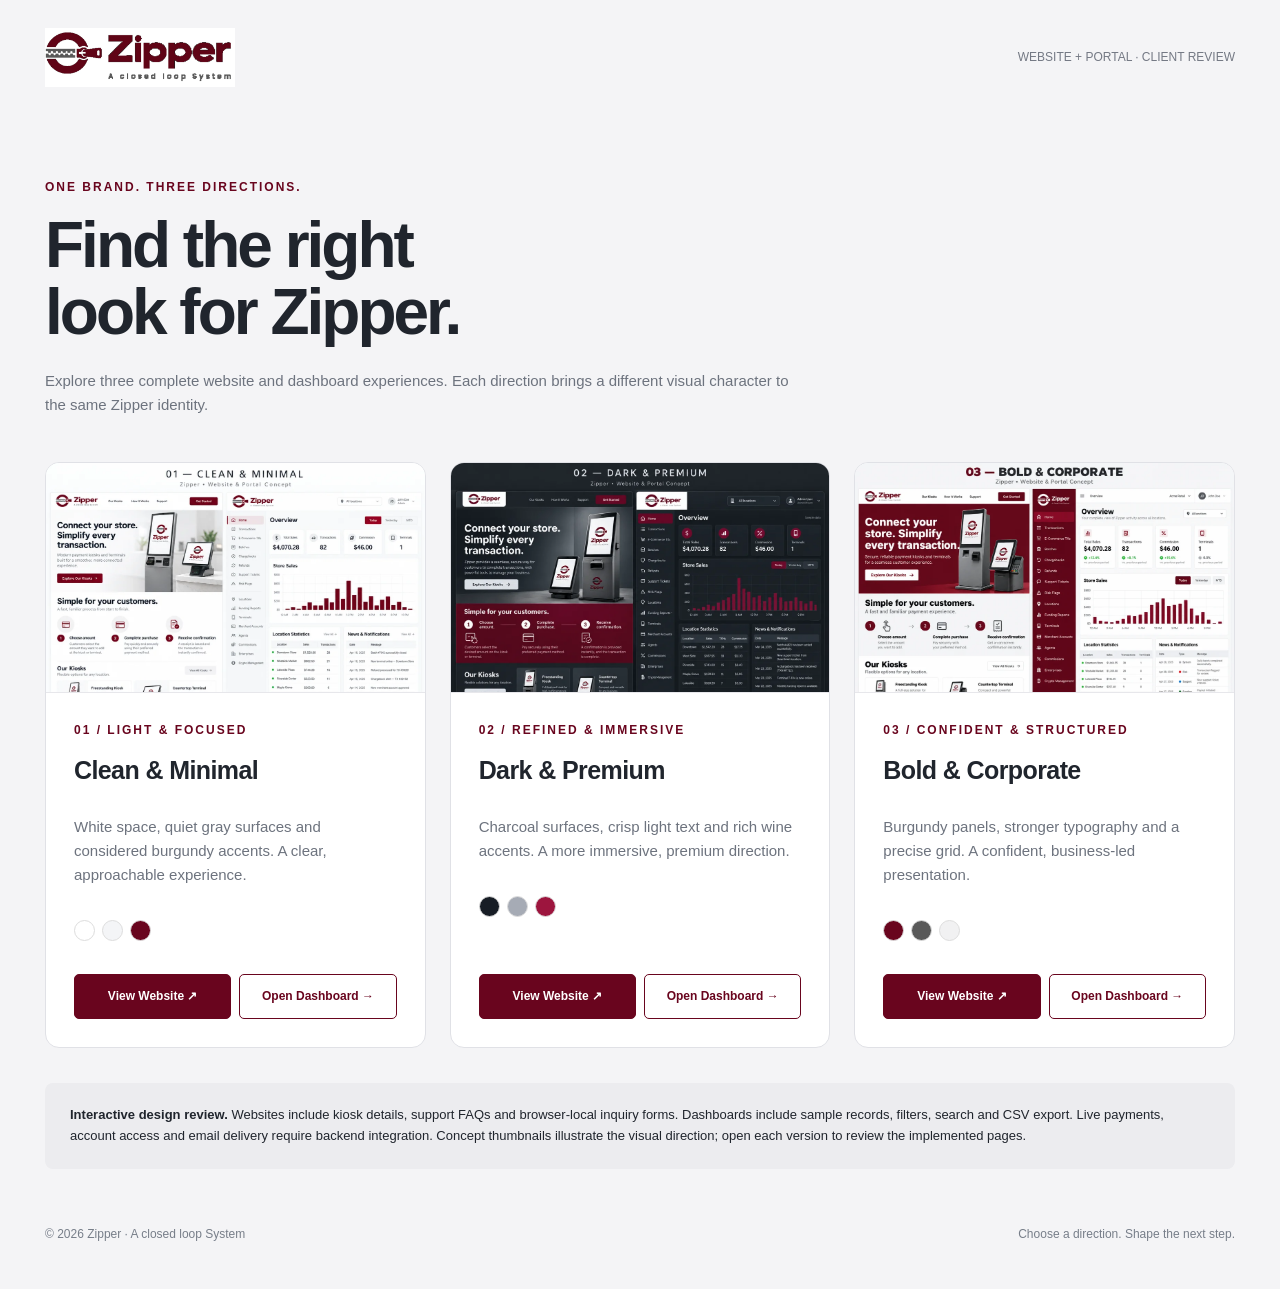
<file: index.html>
<!doctype html><html lang="en"><head><meta charset="utf-8"><meta name="viewport" content="width=device-width,initial-scale=1"><title>Zipper — Three Design Directions</title><meta name="description" content="Explore three Zipper website and portal design directions: Clean & Minimal, Dark & Premium, and Bold & Corporate."><link rel="icon" href="logo.webp"><style>*{box-sizing:border-box}body{margin:0;background:#f4f4f6;color:#20252d;font:15px/1.6 Arial,sans-serif}header,main,footer{max-width:1440px;margin:auto;padding:28px 45px}header{display:flex;justify-content:space-between;align-items:center}header img{width:190px}header span{font-size:12px;color:#747984}.intro{max-width:750px;margin:35px 0 45px}.eyebrow{color:#69051e;letter-spacing:2px;font-size:12px;font-weight:bold}h1{font-size:clamp(40px,5vw,70px);letter-spacing:-3px;line-height:1.05;margin:15px 0 22px}p{color:#6d737e}h2{font-size:25px;letter-spacing:-.6px;margin:10px 0}section.options{display:grid;grid-template-columns:repeat(3,1fr);gap:24px}.option{background:white;border:1px solid #e0e1e6;border-radius:14px;overflow:hidden;display:flex;flex-direction:column;transition:transform .2s,box-shadow .2s}.option:hover{transform:translateY(-5px);box-shadow:0 18px 40px #20252d12}.preview{height:230px;display:block;overflow:hidden;border-bottom:1px solid #e7e7eb}.preview img{width:100%;height:100%;object-fit:cover;object-position:top}.copy{padding:28px;display:flex;flex:1;flex-direction:column}.number{font-size:12px;letter-spacing:2px;color:#69051e;font-weight:bold}.swatches{display:flex;gap:7px;margin:18px 0}.swatches i{width:21px;height:21px;border-radius:50%;border:1px solid #ddd}.links{display:grid;grid-template-columns:1fr 1fr;gap:8px;margin-top:auto;padding-top:15px}a{color:inherit;text-decoration:none}.links a{padding:12px 8px;border:1px solid #69051e;color:#69051e;text-align:center;border-radius:5px;font-size:12px;font-weight:600}.links a:first-child{background:#69051e;color:white}.note{padding:22px 25px;background:#ececef;border-radius:8px;margin-top:35px;font-size:13px}footer{display:flex;justify-content:space-between;font-size:12px;color:#777e89;padding-bottom:45px}@media(max-width:1000px){section.options{grid-template-columns:1fr}.option{display:grid;grid-template-columns:1fr 1fr}.preview{height:100%;min-height:280px}.intro{margin:20px 0 35px}}@media(max-width:600px){header,main,footer{padding:22px}header span{display:none}.option{display:block}.preview{height:240px;min-height:0}.copy{padding:22px}h1{letter-spacing:-1.5px}footer{display:block}}</style></head><body><header><img src="logo-horizontal.webp" alt="Zipper — A closed loop System"><span>WEBSITE + PORTAL · CLIENT REVIEW</span></header><main><div class="intro"><p class="eyebrow">ONE BRAND. THREE DIRECTIONS.</p><h1>Find the right<br>look for Zipper.</h1><p>Explore three complete website and dashboard experiences. Each direction brings a different visual character to the same Zipper identity.</p></div><section class="options" aria-label="Choose a design"><article class="option"><a class="preview" href="clean.html" aria-label="Explore Clean & Minimal"><img src="concept-clean.webp" alt="Clean white Zipper website and dashboard concept"></a><div class="copy"><span class="number">01 / LIGHT & FOCUSED</span><h2>Clean & Minimal</h2><p>White space, quiet gray surfaces and considered burgundy accents. A clear, approachable experience.</p><div class="swatches" aria-hidden="true"><i style="background:white"></i><i style="background:#f4f5f7"></i><i style="background:#69051e"></i></div><div class="links"><a href="clean.html">View Website ↗</a><a href="clean-dashboard.html">Open Dashboard →</a></div></div></article><article class="option"><a class="preview" href="dark.html" aria-label="Explore Dark & Premium"><img src="concept-dark.webp" alt="Dark charcoal Zipper website and dashboard concept"></a><div class="copy"><span class="number">02 / REFINED & IMMERSIVE</span><h2>Dark & Premium</h2><p>Charcoal surfaces, crisp light text and rich wine accents. A more immersive, premium direction.</p><div class="swatches" aria-hidden="true"><i style="background:#171d25"></i><i style="background:#a6abb5"></i><i style="background:#9d153e"></i></div><div class="links"><a href="dark.html">View Website ↗</a><a href="dark-dashboard.html">Open Dashboard →</a></div></div></article><article class="option"><a class="preview" href="corporate.html" aria-label="Explore Bold & Corporate"><img src="concept-corporate.webp" alt="Burgundy corporate Zipper website and dashboard concept"></a><div class="copy"><span class="number">03 / CONFIDENT & STRUCTURED</span><h2>Bold & Corporate</h2><p>Burgundy panels, stronger typography and a precise grid. A confident, business-led presentation.</p><div class="swatches" aria-hidden="true"><i style="background:#69051e"></i><i style="background:#595959"></i><i style="background:#f1f1f2"></i></div><div class="links"><a href="corporate.html">View Website ↗</a><a href="corporate-dashboard.html">Open Dashboard →</a></div></div></article></section><div class="note"><b>Interactive design review.</b> Websites include kiosk details, support FAQs and browser-local inquiry forms. Dashboards include sample records, filters, search and CSV export. Live payments, account access and email delivery require backend integration. Concept thumbnails illustrate the visual direction; open each version to review the implemented pages.</div></main><footer><span>© 2026 Zipper · A closed loop System</span><span>Choose a direction. Shape the next step.</span></footer></body></html>
</file>
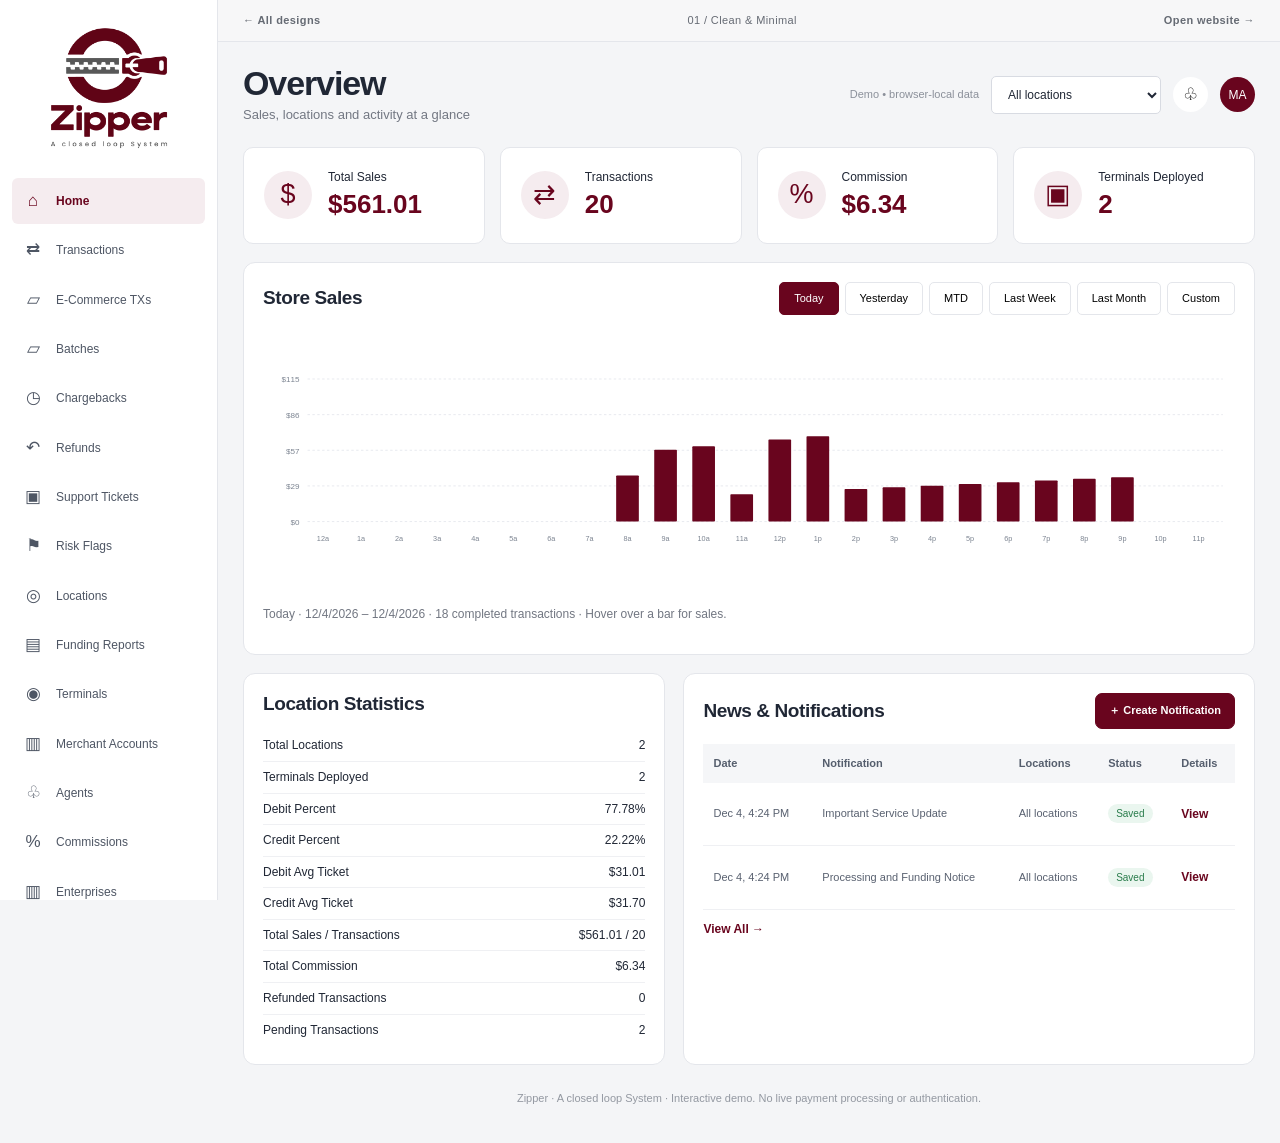
<file: clean-dashboard.html>
<!doctype html><html lang="en"><head><meta charset="utf-8"><meta name="viewport" content="width=device-width,initial-scale=1"><title>Clean & Minimal | Zipper — Portal</title><link rel="stylesheet" href="style.css"><link rel="stylesheet" href="dashboard.css"><link rel="stylesheet" href="themes.css"><link rel="icon" href="logo.webp"></head><body class="dashboard theme-clean"><aside id="sidebar"><a href="clean.html" class="dash-brand"><img src="logo.webp" alt="Zipper — A closed loop System"></a><nav id="menu" aria-label="Portal navigation"></nav><a class="exit" href="clean.html">↪ Back to Website</a></aside><main class="workspace"><div class="version-bar"><a href="index.html">← All designs</a><span>01 / Clean & Minimal</span><a href="clean.html">Open website →</a></div><header class="dash-header"><div class="heading"><button id="menu-toggle" aria-label="Toggle sidebar" aria-expanded="false">☰</button><div><h1 id="page-title">Overview</h1><p id="page-subtitle">Sales, locations and activity at a glance</p></div></div><div class="toolbar"><span class="demo-label">Demo • browser-local data</span><label class="sr-only" for="location">Location</label><select id="location"><option value="all">All locations</option><option value="Harbor Store">Harbor Store</option><option value="Central Market">Central Market</option></select><button id="bell" class="avatar" aria-label="View notifications">♧</button><span class="avatar filled">MA</span></div></header><section id="overview"><div class="metrics" id="metrics"></div><section class="panel chart-panel"><div class="panel-heading"><h2>Store Sales</h2><div id="periods" class="periods"></div></div><div id="custom-dates" hidden><label>From<input id="from" type="date"></label><label>To<input id="to" type="date"></label><button class="button" id="apply-dates">Apply range</button><span id="date-error" role="status"></span></div><div id="chart" class="chart" aria-label="Store sales chart"></div><p class="fine" id="chart-caption"></p></section><div class="bottom-grid"><section class="panel"><h2>Location Statistics</h2><dl id="stats"></dl></section><section class="panel"><div class="panel-heading"><h2>News & Notifications</h2><button class="button small" id="new-note">＋ Create Notification</button></div><div id="notifications"></div><button class="text-button" id="all-notes">View All →</button></section></div></section><section id="records" class="panel" hidden><div class="panel-heading"><div><h2 id="table-title"></h2><p class="fine" id="record-summary"></p></div><button class="button small" id="add-record">＋ Add Demo Record</button></div><div class="record-tools"><input id="search" placeholder="Search records…" aria-label="Search records"><select id="status" aria-label="Filter status"><option value="all">All statuses</option></select><button id="export" class="button outline small">Export CSV ↓</button></div><div id="record-table"></div><div class="pagination"><button id="previous">← Previous</button><span id="page-count"></span><button id="next">Next →</button></div></section><p class="footer-note">Zipper · A closed loop System · Interactive demo. No live payment processing or authentication.</p></main><dialog id="editor"><button class="close" aria-label="Close dialog">×</button><h2 id="editor-title">Create Notification</h2><form id="editor-form"><label>Title<input name="title" required maxlength="160"></label><label>Location<select name="location"><option>All locations</option><option>Harbor Store</option><option>Central Market</option></select></label><label>Details<textarea name="details" required maxlength="2000" rows="4"></textarea></label><button class="button full">Save Demo Record</button><p class="fine">Saved on this browser only. No message is sent.</p><p id="save-error" role="status"></p></form></dialog><dialog id="detail"><button class="close" aria-label="Close details">×</button><div id="detail-content"></div></dialog><div class="toast" role="status" id="toast" hidden></div><script src="dashboard.js"></script></body></html>
</file>
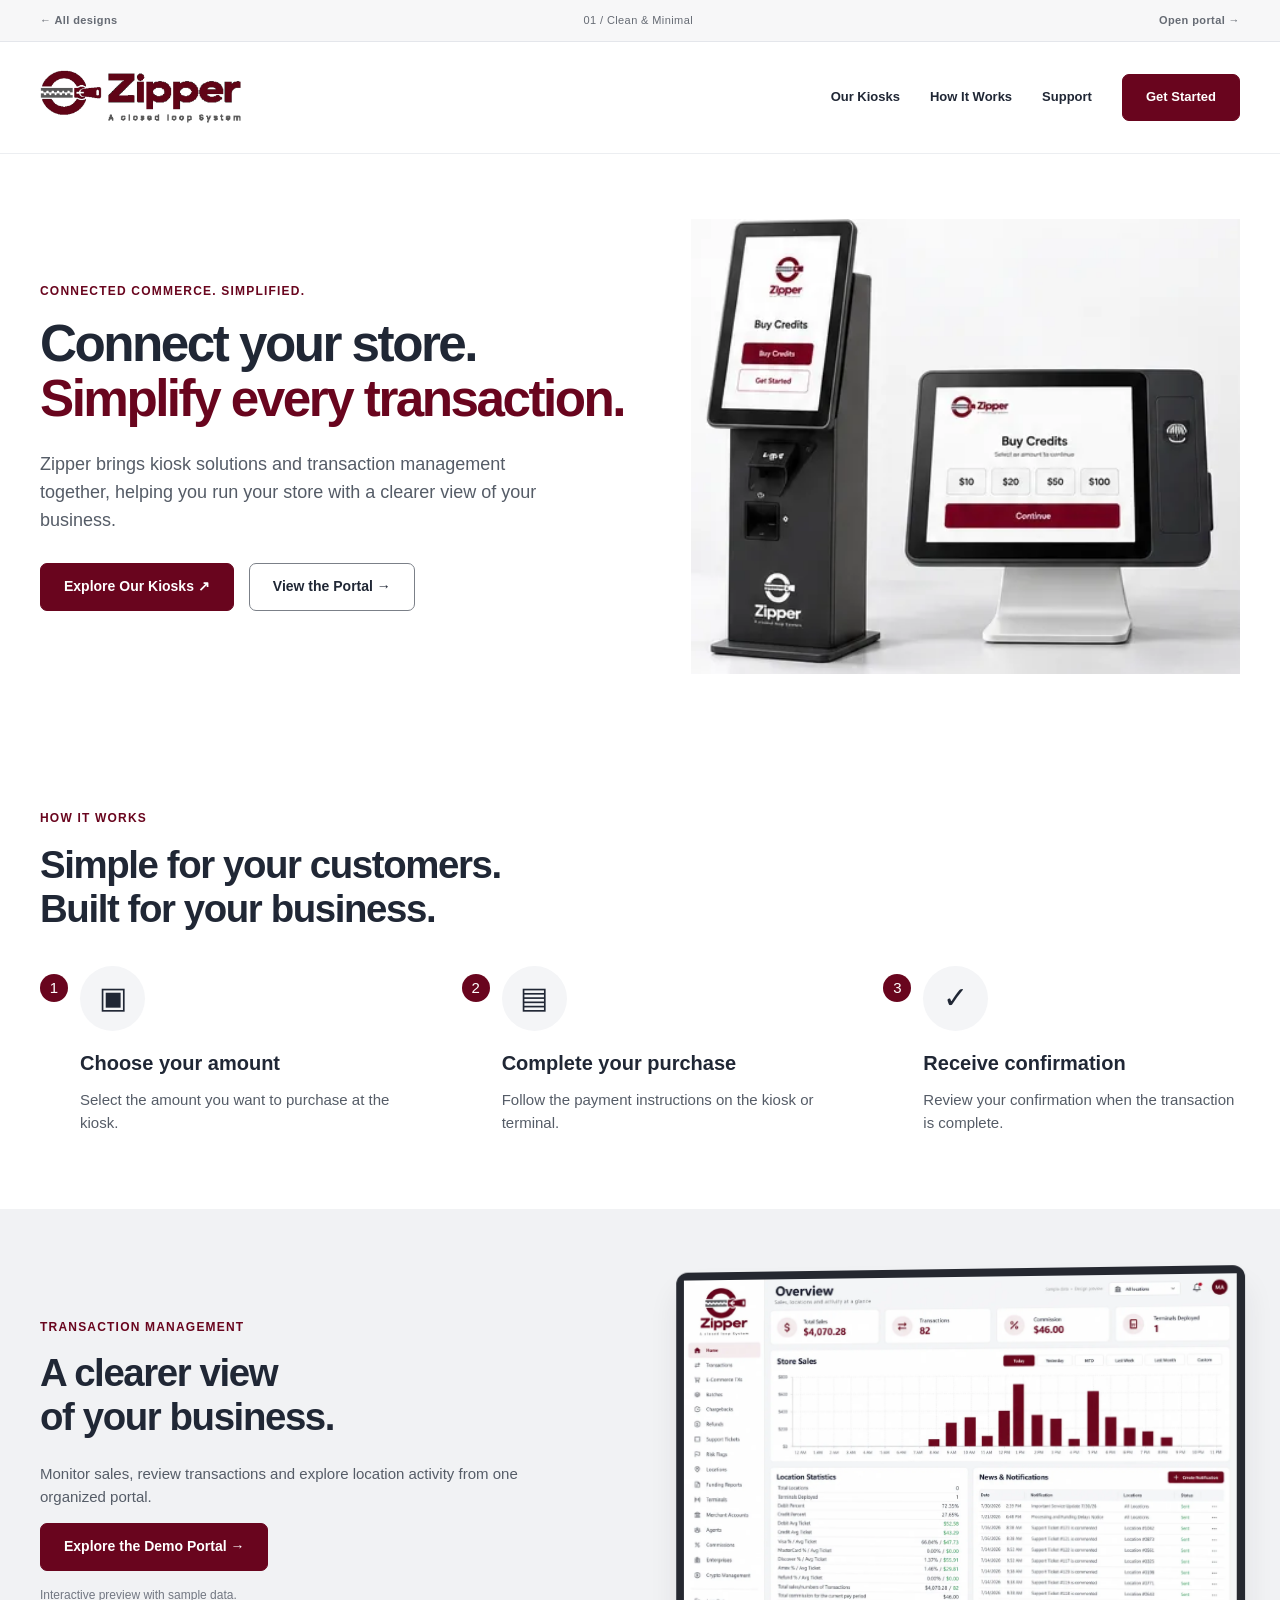
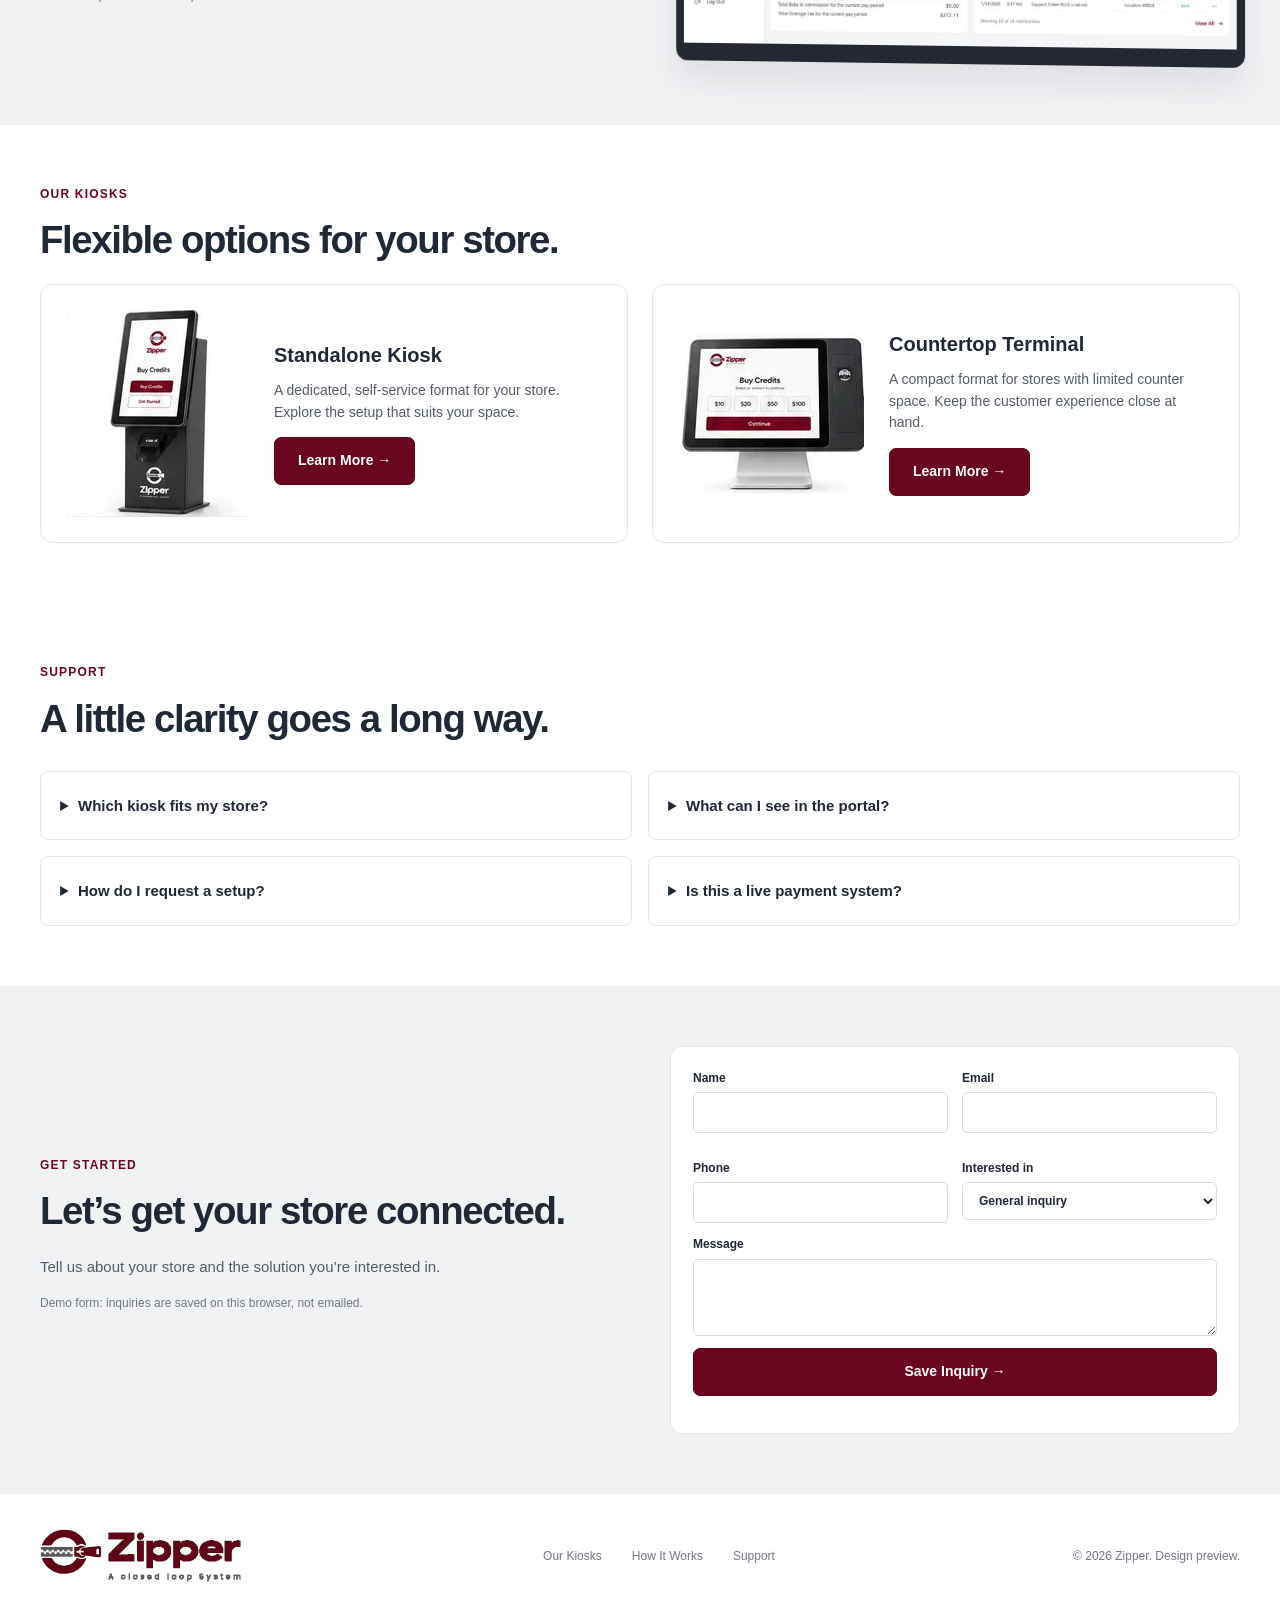
<file: clean.html>
<!doctype html><html lang="en"><head><meta charset="utf-8"><meta name="viewport" content="width=device-width,initial-scale=1"><title>Clean & Minimal | Zipper — A closed loop System</title><link rel="stylesheet" href="style.css"><link rel="stylesheet" href="themes.css"><link rel="icon" href="logo.webp"></head><body class="theme-clean"><div class="version-bar"><a href="index.html">← All designs</a><span>01 / Clean & Minimal</span><a href="clean-dashboard.html">Open portal →</a></div><header class="site-header wrap"><a href="clean.html" class="brand"><img src="logo-horizontal.webp" alt="Zipper — A closed loop System"></a><button class="mobile-toggle" aria-label="Toggle navigation" aria-expanded="false">☰</button><nav><a href="#kiosks">Our Kiosks</a><a href="#how">How It Works</a><a href="#support">Support</a><a class="button" href="#contact">Get Started</a></nav></header><main><section class="hero wrap" aria-label="Zipper introduction"><div><p class="eyebrow">CONNECTED COMMERCE. SIMPLIFIED.</p><h1>Connect your store.<br><span>Simplify every transaction.</span></h1><p>Zipper brings kiosk solutions and transaction management together, helping you run your store with a clearer view of your business.</p><div class="actions"><a class="button" href="#kiosks">Explore Our Kiosks ↗</a><a class="button outline" href="clean-dashboard.html">View the Portal →</a></div></div><img class="hero-img" src="kiosks.webp" alt="Zipper standalone kiosk and countertop terminal"></section><section id="how" class="wrap section"><p class="eyebrow">HOW IT WORKS</p><h2>Simple for your customers.<br>Built for your business.</h2><div class="steps"><article><span class="step">1</span><div class="step-icon">▣</div><h3>Choose your amount</h3><p>Select the amount you want to purchase at the kiosk.</p></article><article><span class="step">2</span><div class="step-icon">▤</div><h3>Complete your purchase</h3><p>Follow the payment instructions on the kiosk or terminal.</p></article><article><span class="step">3</span><div class="step-icon">✓</div><h3>Receive confirmation</h3><p>Review your confirmation when the transaction is complete.</p></article></div></section><section class="tint"><div class="wrap split section"><div><p class="eyebrow">TRANSACTION MANAGEMENT</p><h2>A clearer view<br>of your business.</h2><p>Monitor sales, review transactions and explore location activity from one organized portal.</p><a class="button" href="clean-dashboard.html">Explore the Demo Portal →</a><p class="fine">Interactive preview with sample data.</p></div><a class="portal-shot" href="clean-dashboard.html" aria-label="Open dashboard demo"><img src="portal.webp" alt="Zipper dashboard preview"></a></div></section><section id="kiosks" class="wrap section"><p class="eyebrow">OUR KIOSKS</p><h2>Flexible options for your store.</h2><div class="products"><article><img src="standalone.webp" alt="Standalone kiosk"><div><h3>Standalone Kiosk</h3><p>A dedicated, self-service format for your store. Explore the setup that suits your space.</p><button class="button" data-product="Standalone Kiosk">Learn More →</button></div></article><article><img src="countertop.webp" alt="Countertop terminal"><div><h3>Countertop Terminal</h3><p>A compact format for stores with limited counter space. Keep the customer experience close at hand.</p><button class="button" data-product="Countertop Terminal">Learn More →</button></div></article></div></section><section class="wrap section faq" id="support"><p class="eyebrow">SUPPORT</p><h2>A little clarity goes a long way.</h2><div class="faq-grid"><details><summary>Which kiosk fits my store?</summary><p>A standalone kiosk provides a dedicated customer purchase point. A countertop terminal uses existing counter space. Contact the team to confirm hardware dimensions and installation requirements.</p></details><details><summary>What can I see in the portal?</summary><p>Explore sales charts, transactions, location activity and notifications in the demo portal. Live features depend on your existing platform integration.</p></details><details><summary>How do I request a setup?</summary><p>Use the inquiry form below to describe your store and preferred kiosk. This preview saves inquiries in your browser; it does not send them to a service team.</p></details><details><summary>Is this a live payment system?</summary><p>This is a design approval website. Portal activity uses sample data. No payment is processed and no financial account is connected.</p></details></div></section><section id="contact" class="tint"><div class="wrap split section"><div><p class="eyebrow">GET STARTED</p><h2>Let’s get your store connected.</h2><p>Tell us about your store and the solution you’re interested in.</p><p class="fine">Demo form: inquiries are saved on this browser, not emailed.</p></div><form id="contact-form" class="panel"><div class="form-grid"><label>Name<input name="name" required maxlength="100" autocomplete="name"></label><label>Email<input name="email" type="email" required autocomplete="email"></label><label>Phone<input name="phone" type="tel" autocomplete="tel"></label><label>Interested in<select name="product"><option>General inquiry</option>Standalone Kiosk</option><option>Countertop Terminal</option></select></label></div><label>Message<textarea name="message" required rows="3" maxlength="2000"></textarea></label><button class="button full">Save Inquiry →</button><p id="form-status" role="status"></p></form></div></section></main><footer class="wrap"><a class="brand" href="#"><img src="logo-horizontal.webp" alt="Zipper"></a><div><a href="#kiosks">Our Kiosks</a><a href="#how">How It Works</a><a href="#support">Support</a></div><small>© 2026 Zipper. Design preview.</small></footer><dialog id="product-dialog"><button class="close" aria-label="Close">×</button><p class="eyebrow">FIND YOUR FIT</p><h2 id="product-title"></h2><p id="product-description"></p><a class="button" id="product-inquiry" href="#contact">Ask About This Kiosk →</a></dialog><script src="website.js"></script></body></html>
</file>
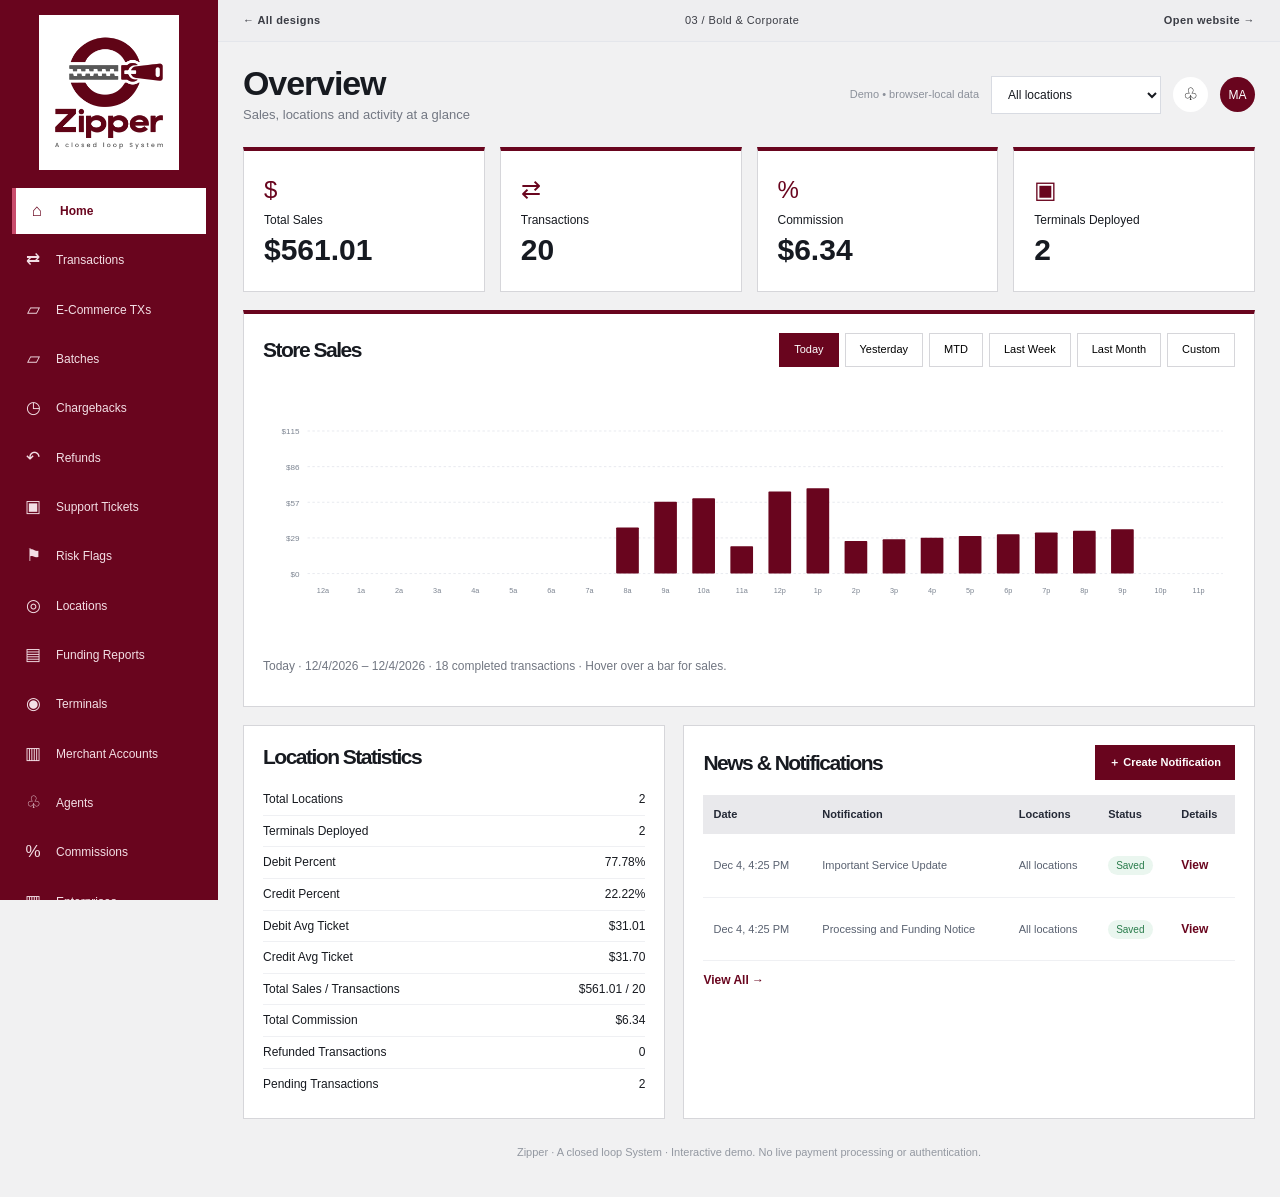
<file: corporate-dashboard.html>
<!doctype html><html lang="en"><head><meta charset="utf-8"><meta name="viewport" content="width=device-width,initial-scale=1"><title>Bold & Corporate | Zipper — Portal</title><link rel="stylesheet" href="style.css"><link rel="stylesheet" href="dashboard.css"><link rel="stylesheet" href="themes.css"><link rel="icon" href="logo.webp"></head><body class="dashboard theme-corporate"><aside id="sidebar"><a href="corporate.html" class="dash-brand"><img src="logo.webp" alt="Zipper — A closed loop System"></a><nav id="menu" aria-label="Portal navigation"></nav><a class="exit" href="corporate.html">↪ Back to Website</a></aside><main class="workspace"><div class="version-bar"><a href="index.html">← All designs</a><span>03 / Bold & Corporate</span><a href="corporate.html">Open website →</a></div><header class="dash-header"><div class="heading"><button id="menu-toggle" aria-label="Toggle sidebar" aria-expanded="false">☰</button><div><h1 id="page-title">Overview</h1><p id="page-subtitle">Sales, locations and activity at a glance</p></div></div><div class="toolbar"><span class="demo-label">Demo • browser-local data</span><label class="sr-only" for="location">Location</label><select id="location"><option value="all">All locations</option><option value="Harbor Store">Harbor Store</option><option value="Central Market">Central Market</option></select><button id="bell" class="avatar" aria-label="View notifications">♧</button><span class="avatar filled">MA</span></div></header><section id="overview"><div class="metrics" id="metrics"></div><section class="panel chart-panel"><div class="panel-heading"><h2>Store Sales</h2><div id="periods" class="periods"></div></div><div id="custom-dates" hidden><label>From<input id="from" type="date"></label><label>To<input id="to" type="date"></label><button class="button" id="apply-dates">Apply range</button><span id="date-error" role="status"></span></div><div id="chart" class="chart" aria-label="Store sales chart"></div><p class="fine" id="chart-caption"></p></section><div class="bottom-grid"><section class="panel"><h2>Location Statistics</h2><dl id="stats"></dl></section><section class="panel"><div class="panel-heading"><h2>News & Notifications</h2><button class="button small" id="new-note">＋ Create Notification</button></div><div id="notifications"></div><button class="text-button" id="all-notes">View All →</button></section></div></section><section id="records" class="panel" hidden><div class="panel-heading"><div><h2 id="table-title"></h2><p class="fine" id="record-summary"></p></div><button class="button small" id="add-record">＋ Add Demo Record</button></div><div class="record-tools"><input id="search" placeholder="Search records…" aria-label="Search records"><select id="status" aria-label="Filter status"><option value="all">All statuses</option></select><button id="export" class="button outline small">Export CSV ↓</button></div><div id="record-table"></div><div class="pagination"><button id="previous">← Previous</button><span id="page-count"></span><button id="next">Next →</button></div></section><p class="footer-note">Zipper · A closed loop System · Interactive demo. No live payment processing or authentication.</p></main><dialog id="editor"><button class="close" aria-label="Close dialog">×</button><h2 id="editor-title">Create Notification</h2><form id="editor-form"><label>Title<input name="title" required maxlength="160"></label><label>Location<select name="location"><option>All locations</option><option>Harbor Store</option><option>Central Market</option></select></label><label>Details<textarea name="details" required maxlength="2000" rows="4"></textarea></label><button class="button full">Save Demo Record</button><p class="fine">Saved on this browser only. No message is sent.</p><p id="save-error" role="status"></p></form></dialog><dialog id="detail"><button class="close" aria-label="Close details">×</button><div id="detail-content"></div></dialog><div class="toast" role="status" id="toast" hidden></div><script src="dashboard.js"></script></body></html>
</file>
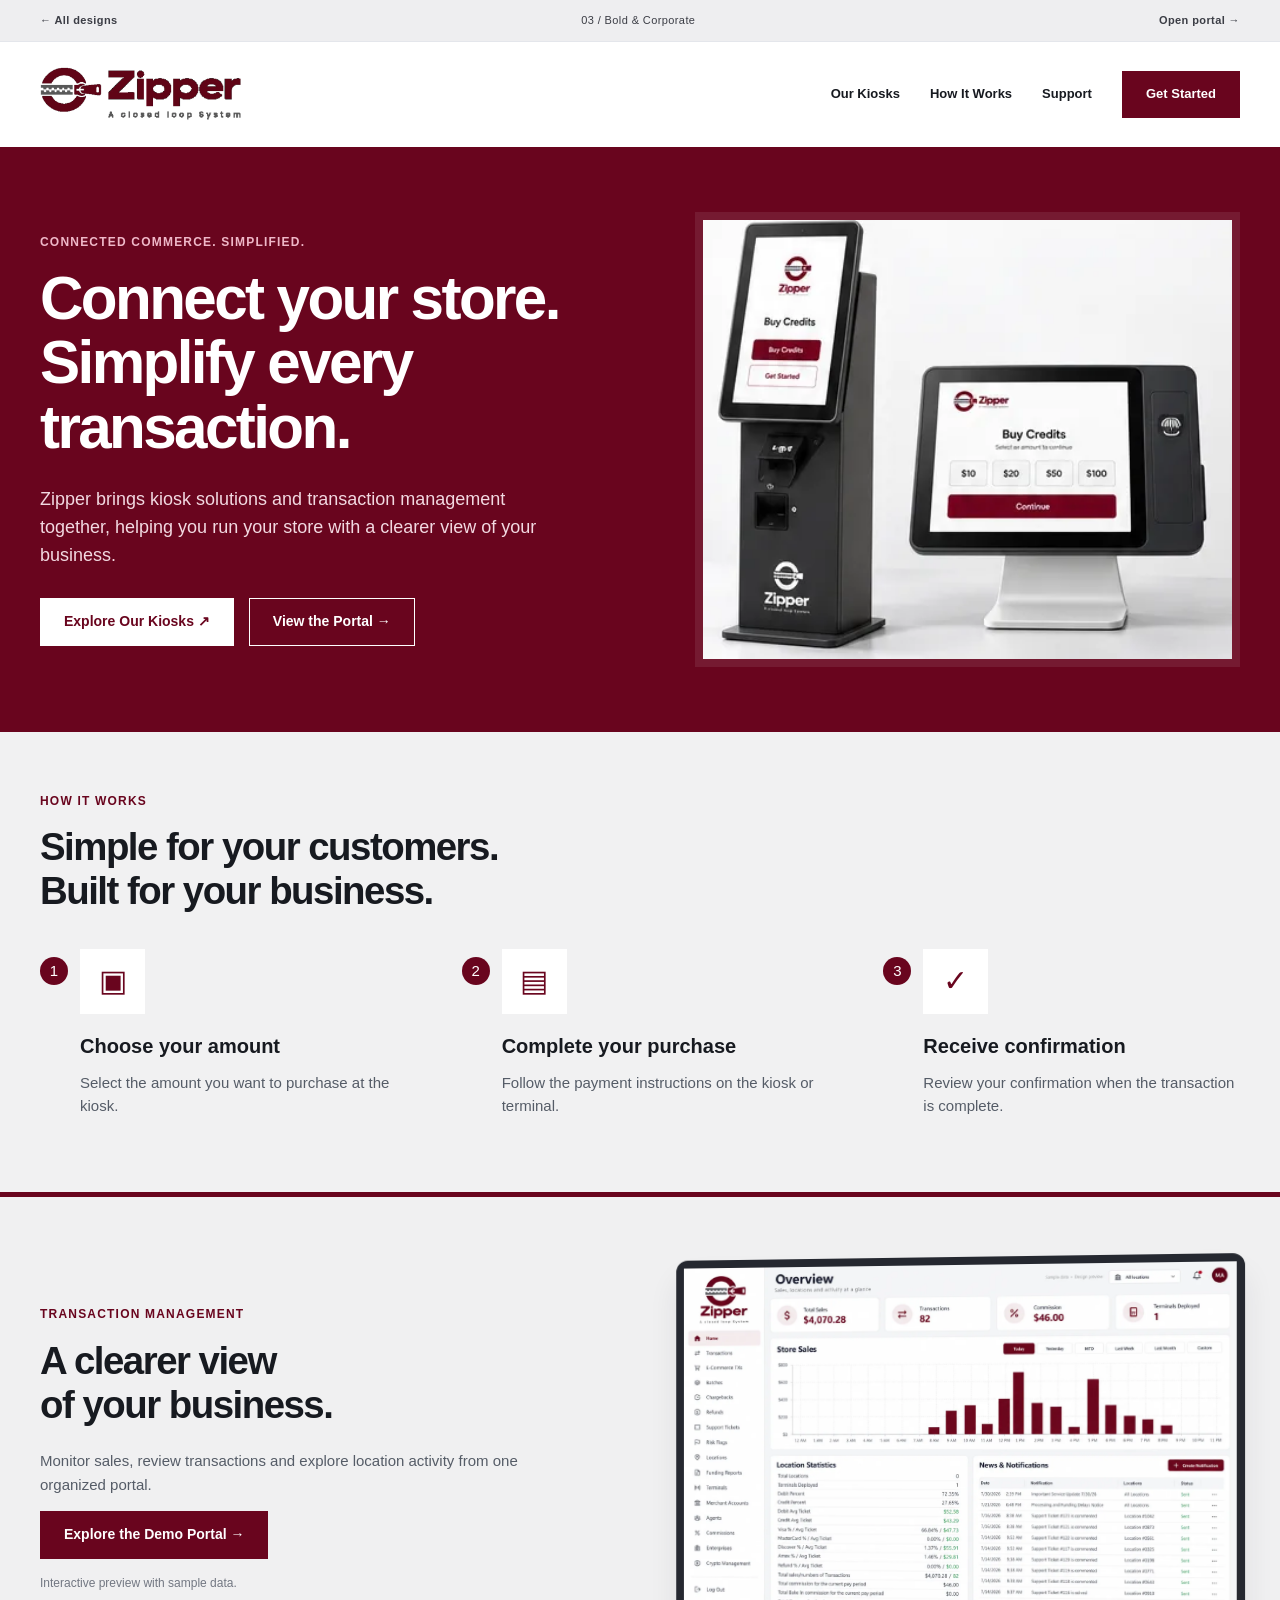
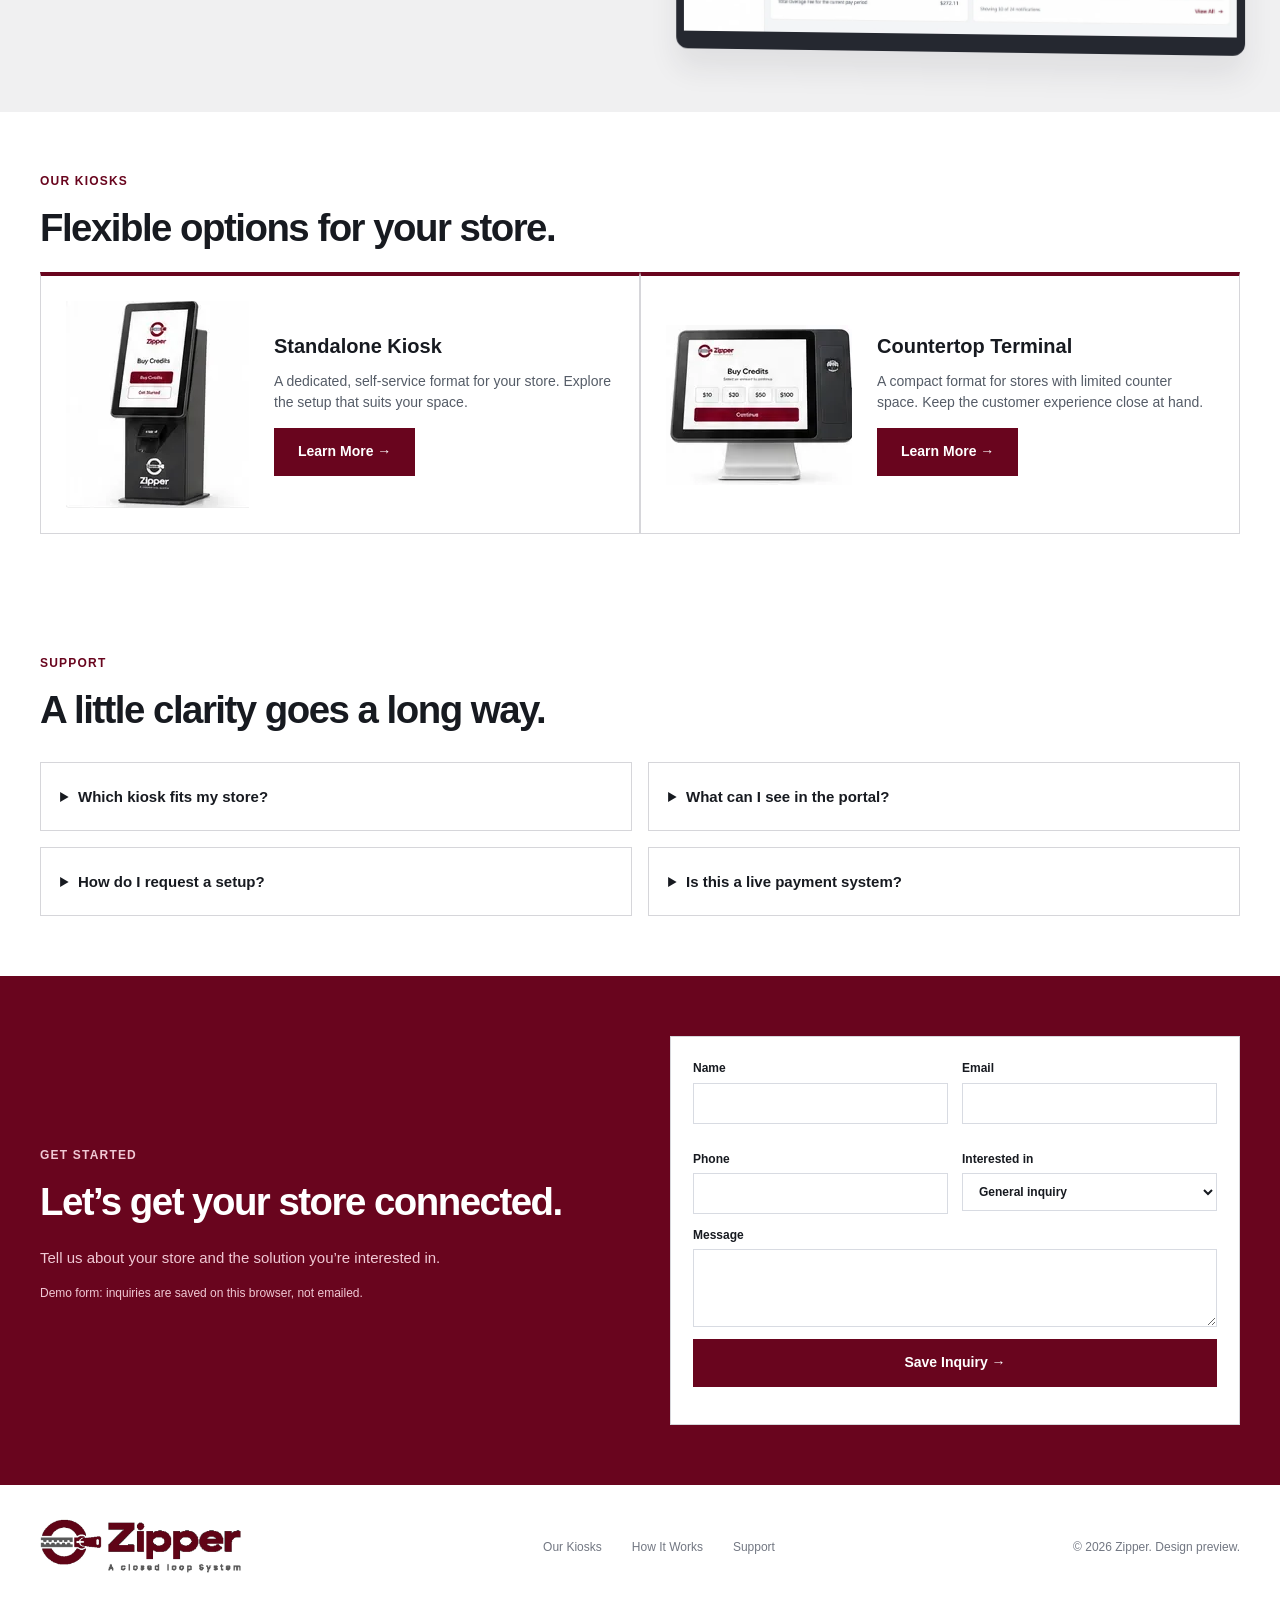
<file: corporate.html>
<!doctype html><html lang="en"><head><meta charset="utf-8"><meta name="viewport" content="width=device-width,initial-scale=1"><title>Bold & Corporate | Zipper — A closed loop System</title><link rel="stylesheet" href="style.css"><link rel="stylesheet" href="themes.css"><link rel="icon" href="logo.webp"></head><body class="theme-corporate"><div class="version-bar"><a href="index.html">← All designs</a><span>03 / Bold & Corporate</span><a href="corporate-dashboard.html">Open portal →</a></div><header class="site-header wrap"><a href="corporate.html" class="brand"><img src="logo-horizontal.webp" alt="Zipper — A closed loop System"></a><button class="mobile-toggle" aria-label="Toggle navigation" aria-expanded="false">☰</button><nav><a href="#kiosks">Our Kiosks</a><a href="#how">How It Works</a><a href="#support">Support</a><a class="button" href="#contact">Get Started</a></nav></header><main><section class="hero wrap" aria-label="Zipper introduction"><div><p class="eyebrow">CONNECTED COMMERCE. SIMPLIFIED.</p><h1>Connect your store.<br><span>Simplify every transaction.</span></h1><p>Zipper brings kiosk solutions and transaction management together, helping you run your store with a clearer view of your business.</p><div class="actions"><a class="button" href="#kiosks">Explore Our Kiosks ↗</a><a class="button outline" href="corporate-dashboard.html">View the Portal →</a></div></div><img class="hero-img" src="kiosks.webp" alt="Zipper standalone kiosk and countertop terminal"></section><section id="how" class="wrap section"><p class="eyebrow">HOW IT WORKS</p><h2>Simple for your customers.<br>Built for your business.</h2><div class="steps"><article><span class="step">1</span><div class="step-icon">▣</div><h3>Choose your amount</h3><p>Select the amount you want to purchase at the kiosk.</p></article><article><span class="step">2</span><div class="step-icon">▤</div><h3>Complete your purchase</h3><p>Follow the payment instructions on the kiosk or terminal.</p></article><article><span class="step">3</span><div class="step-icon">✓</div><h3>Receive confirmation</h3><p>Review your confirmation when the transaction is complete.</p></article></div></section><section class="tint"><div class="wrap split section"><div><p class="eyebrow">TRANSACTION MANAGEMENT</p><h2>A clearer view<br>of your business.</h2><p>Monitor sales, review transactions and explore location activity from one organized portal.</p><a class="button" href="corporate-dashboard.html">Explore the Demo Portal →</a><p class="fine">Interactive preview with sample data.</p></div><a class="portal-shot" href="corporate-dashboard.html" aria-label="Open dashboard demo"><img src="portal.webp" alt="Zipper dashboard preview"></a></div></section><section id="kiosks" class="wrap section"><p class="eyebrow">OUR KIOSKS</p><h2>Flexible options for your store.</h2><div class="products"><article><img src="standalone.webp" alt="Standalone kiosk"><div><h3>Standalone Kiosk</h3><p>A dedicated, self-service format for your store. Explore the setup that suits your space.</p><button class="button" data-product="Standalone Kiosk">Learn More →</button></div></article><article><img src="countertop.webp" alt="Countertop terminal"><div><h3>Countertop Terminal</h3><p>A compact format for stores with limited counter space. Keep the customer experience close at hand.</p><button class="button" data-product="Countertop Terminal">Learn More →</button></div></article></div></section><section class="wrap section faq" id="support"><p class="eyebrow">SUPPORT</p><h2>A little clarity goes a long way.</h2><div class="faq-grid"><details><summary>Which kiosk fits my store?</summary><p>A standalone kiosk provides a dedicated customer purchase point. A countertop terminal uses existing counter space. Contact the team to confirm hardware dimensions and installation requirements.</p></details><details><summary>What can I see in the portal?</summary><p>Explore sales charts, transactions, location activity and notifications in the demo portal. Live features depend on your existing platform integration.</p></details><details><summary>How do I request a setup?</summary><p>Use the inquiry form below to describe your store and preferred kiosk. This preview saves inquiries in your browser; it does not send them to a service team.</p></details><details><summary>Is this a live payment system?</summary><p>This is a design approval website. Portal activity uses sample data. No payment is processed and no financial account is connected.</p></details></div></section><section id="contact" class="tint"><div class="wrap split section"><div><p class="eyebrow">GET STARTED</p><h2>Let’s get your store connected.</h2><p>Tell us about your store and the solution you’re interested in.</p><p class="fine">Demo form: inquiries are saved on this browser, not emailed.</p></div><form id="contact-form" class="panel"><div class="form-grid"><label>Name<input name="name" required maxlength="100" autocomplete="name"></label><label>Email<input name="email" type="email" required autocomplete="email"></label><label>Phone<input name="phone" type="tel" autocomplete="tel"></label><label>Interested in<select name="product"><option>General inquiry</option>Standalone Kiosk</option><option>Countertop Terminal</option></select></label></div><label>Message<textarea name="message" required rows="3" maxlength="2000"></textarea></label><button class="button full">Save Inquiry →</button><p id="form-status" role="status"></p></form></div></section></main><footer class="wrap"><a class="brand" href="#"><img src="logo-horizontal.webp" alt="Zipper"></a><div><a href="#kiosks">Our Kiosks</a><a href="#how">How It Works</a><a href="#support">Support</a></div><small>© 2026 Zipper. Design preview.</small></footer><dialog id="product-dialog"><button class="close" aria-label="Close">×</button><p class="eyebrow">FIND YOUR FIT</p><h2 id="product-title"></h2><p id="product-description"></p><a class="button" id="product-inquiry" href="#contact">Ask About This Kiosk →</a></dialog><script src="website.js"></script></body></html>
</file>
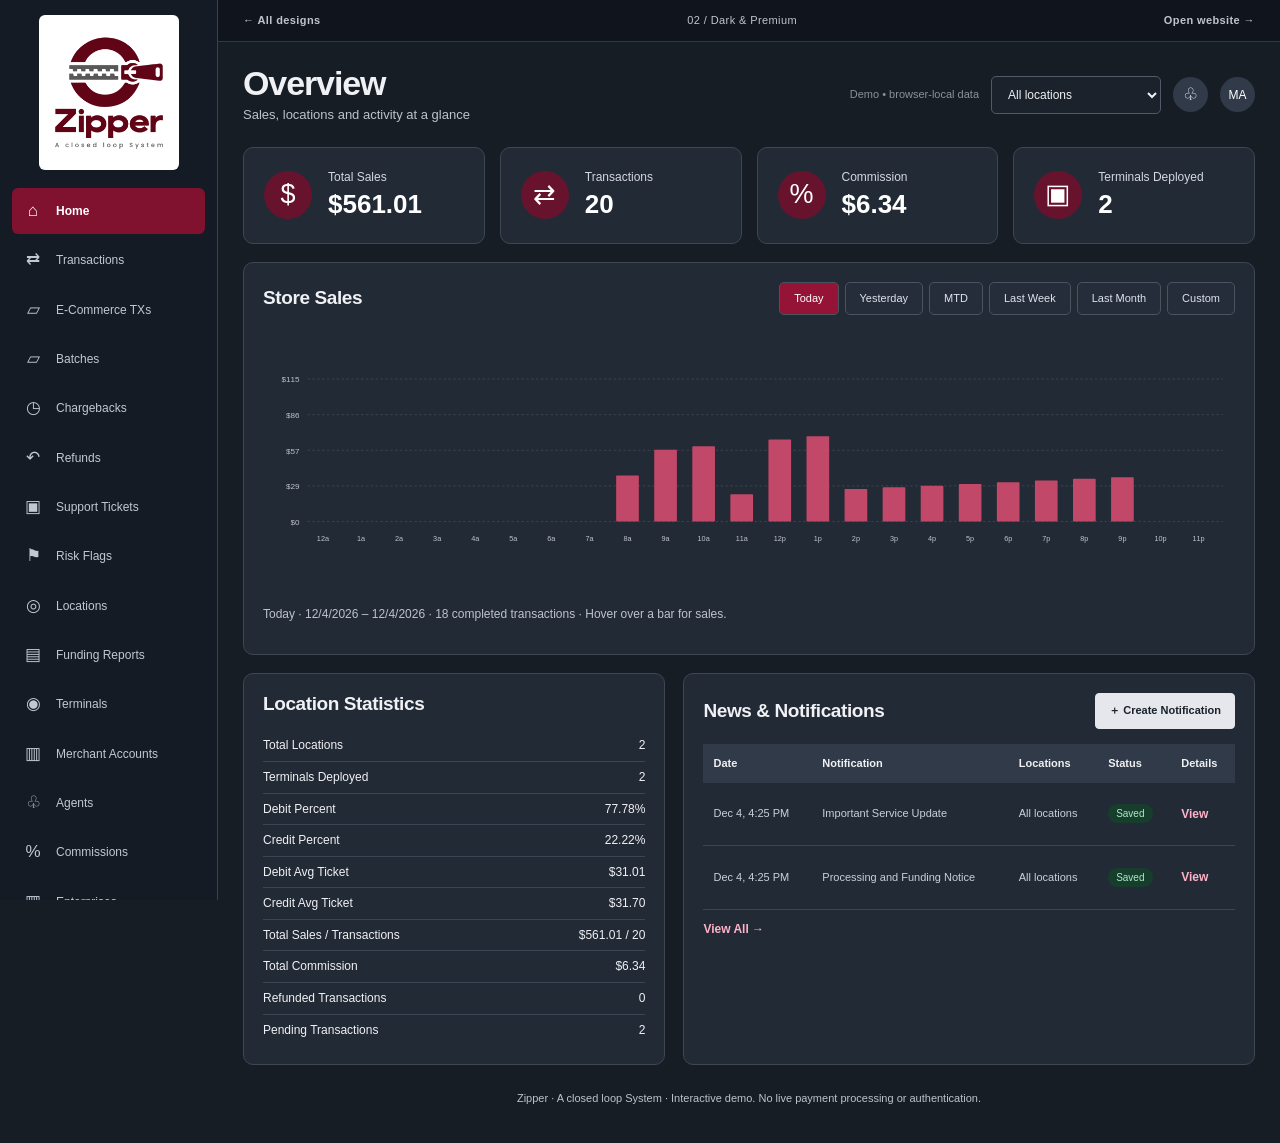
<file: dark-dashboard.html>
<!doctype html><html lang="en"><head><meta charset="utf-8"><meta name="viewport" content="width=device-width,initial-scale=1"><title>Dark & Premium | Zipper — Portal</title><link rel="stylesheet" href="style.css"><link rel="stylesheet" href="dashboard.css"><link rel="stylesheet" href="themes.css"><link rel="icon" href="logo.webp"></head><body class="dashboard theme-dark"><aside id="sidebar"><a href="dark.html" class="dash-brand"><img src="logo.webp" alt="Zipper — A closed loop System"></a><nav id="menu" aria-label="Portal navigation"></nav><a class="exit" href="dark.html">↪ Back to Website</a></aside><main class="workspace"><div class="version-bar"><a href="index.html">← All designs</a><span>02 / Dark & Premium</span><a href="dark.html">Open website →</a></div><header class="dash-header"><div class="heading"><button id="menu-toggle" aria-label="Toggle sidebar" aria-expanded="false">☰</button><div><h1 id="page-title">Overview</h1><p id="page-subtitle">Sales, locations and activity at a glance</p></div></div><div class="toolbar"><span class="demo-label">Demo • browser-local data</span><label class="sr-only" for="location">Location</label><select id="location"><option value="all">All locations</option><option value="Harbor Store">Harbor Store</option><option value="Central Market">Central Market</option></select><button id="bell" class="avatar" aria-label="View notifications">♧</button><span class="avatar filled">MA</span></div></header><section id="overview"><div class="metrics" id="metrics"></div><section class="panel chart-panel"><div class="panel-heading"><h2>Store Sales</h2><div id="periods" class="periods"></div></div><div id="custom-dates" hidden><label>From<input id="from" type="date"></label><label>To<input id="to" type="date"></label><button class="button" id="apply-dates">Apply range</button><span id="date-error" role="status"></span></div><div id="chart" class="chart" aria-label="Store sales chart"></div><p class="fine" id="chart-caption"></p></section><div class="bottom-grid"><section class="panel"><h2>Location Statistics</h2><dl id="stats"></dl></section><section class="panel"><div class="panel-heading"><h2>News & Notifications</h2><button class="button small" id="new-note">＋ Create Notification</button></div><div id="notifications"></div><button class="text-button" id="all-notes">View All →</button></section></div></section><section id="records" class="panel" hidden><div class="panel-heading"><div><h2 id="table-title"></h2><p class="fine" id="record-summary"></p></div><button class="button small" id="add-record">＋ Add Demo Record</button></div><div class="record-tools"><input id="search" placeholder="Search records…" aria-label="Search records"><select id="status" aria-label="Filter status"><option value="all">All statuses</option></select><button id="export" class="button outline small">Export CSV ↓</button></div><div id="record-table"></div><div class="pagination"><button id="previous">← Previous</button><span id="page-count"></span><button id="next">Next →</button></div></section><p class="footer-note">Zipper · A closed loop System · Interactive demo. No live payment processing or authentication.</p></main><dialog id="editor"><button class="close" aria-label="Close dialog">×</button><h2 id="editor-title">Create Notification</h2><form id="editor-form"><label>Title<input name="title" required maxlength="160"></label><label>Location<select name="location"><option>All locations</option><option>Harbor Store</option><option>Central Market</option></select></label><label>Details<textarea name="details" required maxlength="2000" rows="4"></textarea></label><button class="button full">Save Demo Record</button><p class="fine">Saved on this browser only. No message is sent.</p><p id="save-error" role="status"></p></form></dialog><dialog id="detail"><button class="close" aria-label="Close details">×</button><div id="detail-content"></div></dialog><div class="toast" role="status" id="toast" hidden></div><script src="dashboard.js"></script></body></html>
</file>
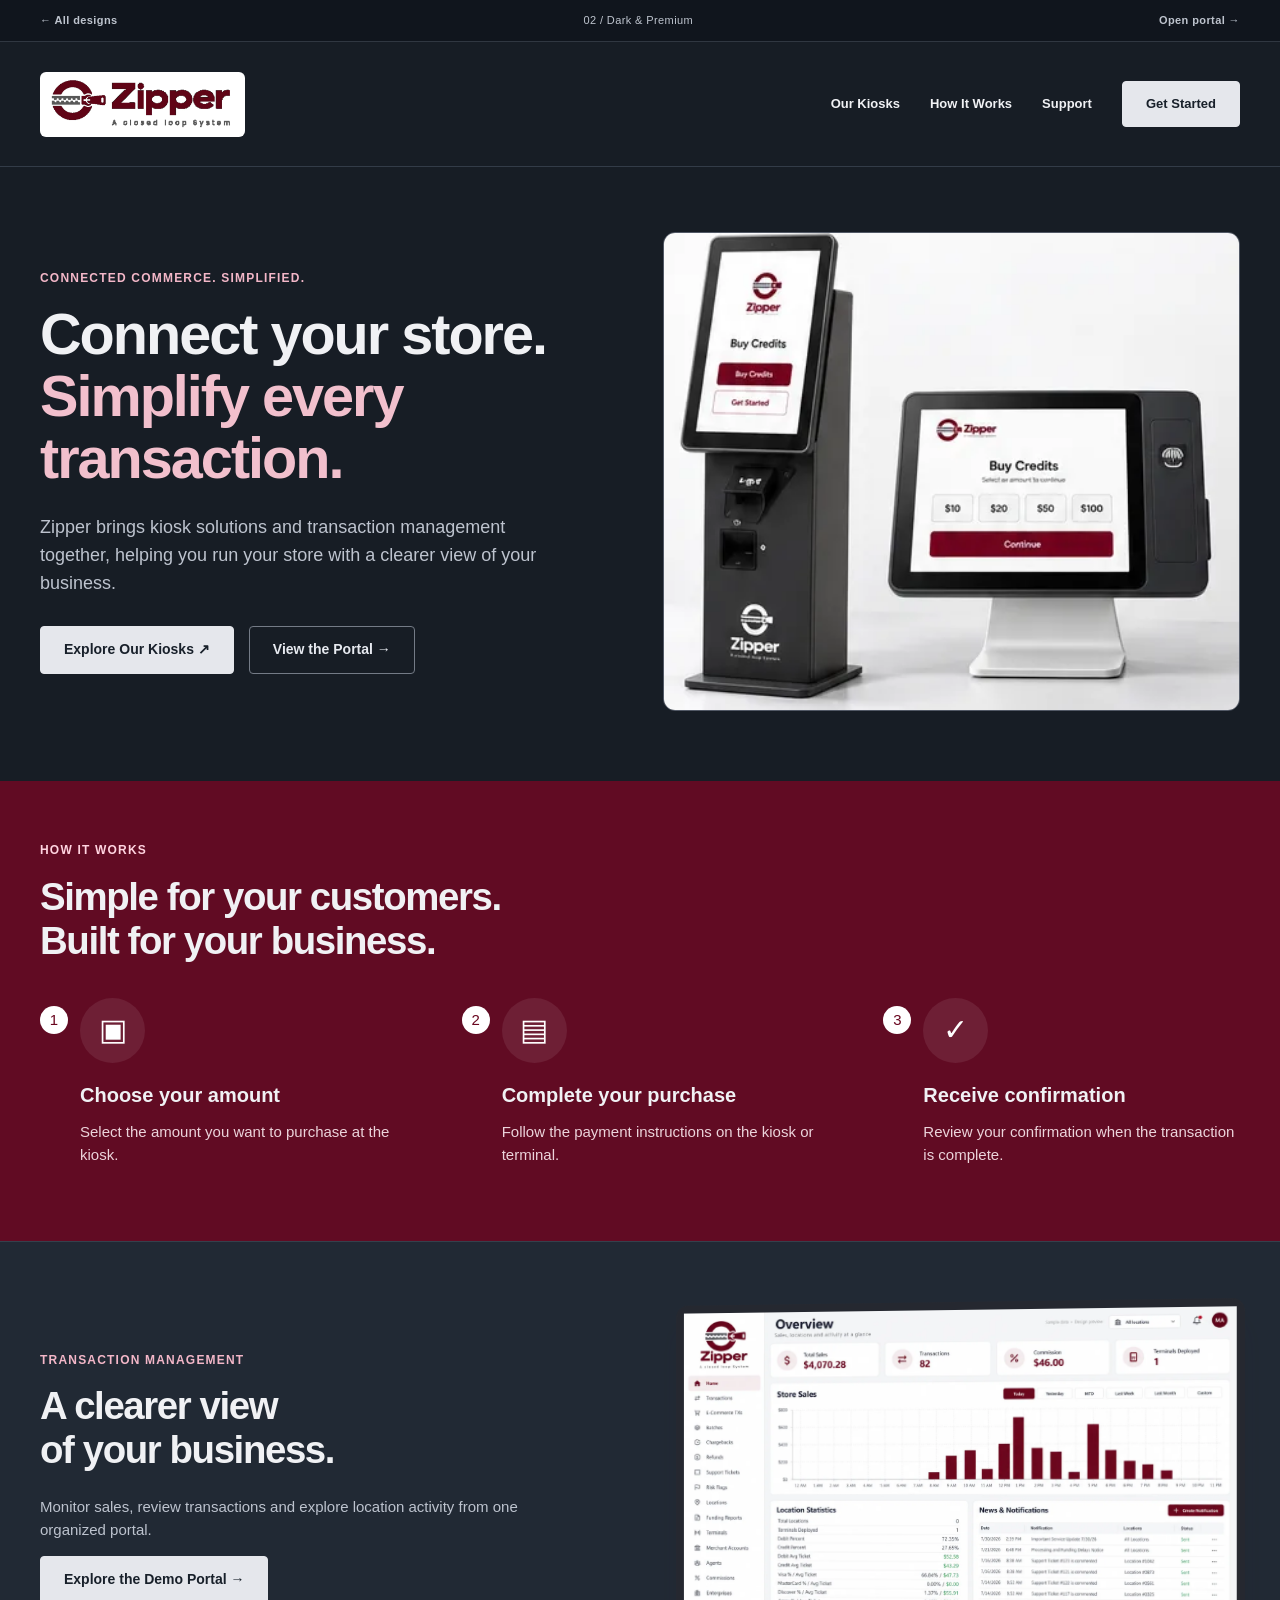
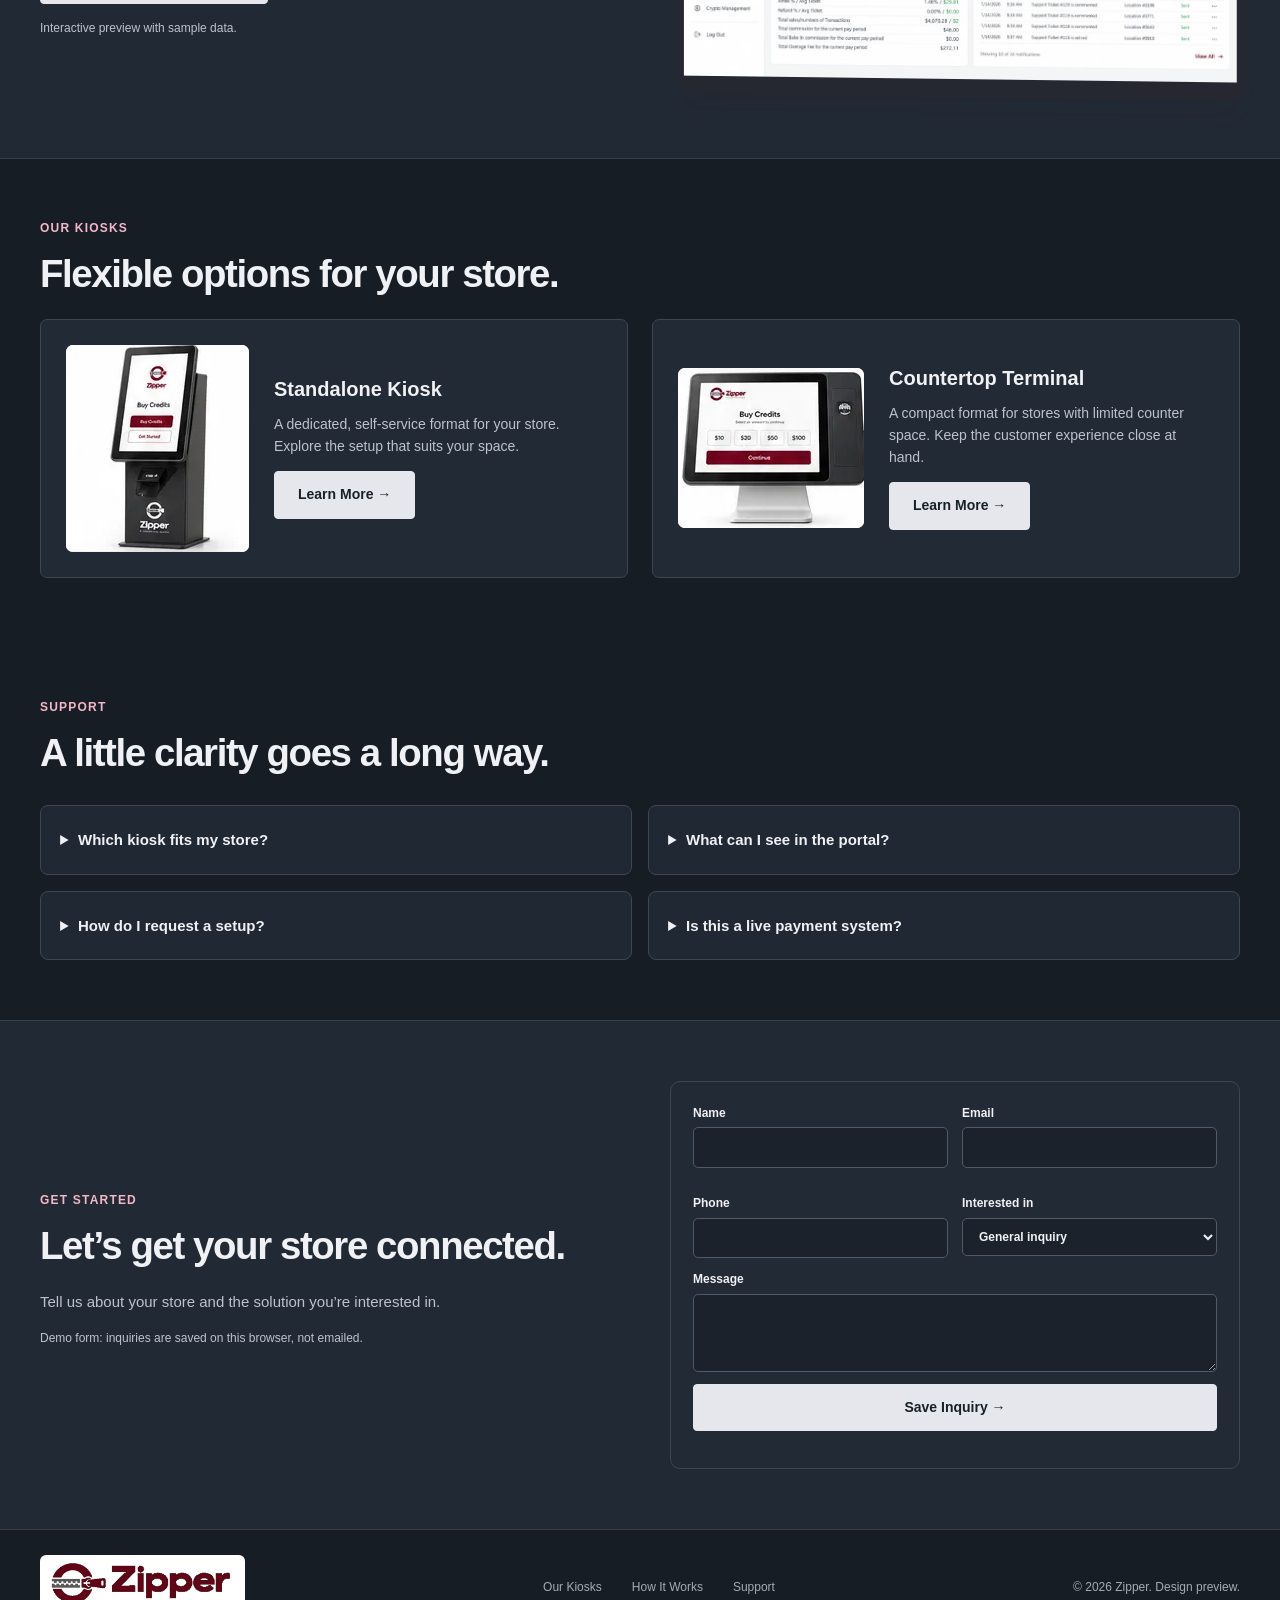
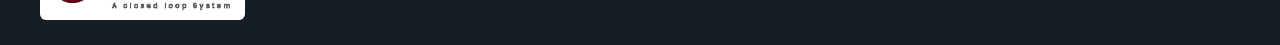
<file: dark.html>
<!doctype html><html lang="en"><head><meta charset="utf-8"><meta name="viewport" content="width=device-width,initial-scale=1"><title>Dark & Premium | Zipper — A closed loop System</title><link rel="stylesheet" href="style.css"><link rel="stylesheet" href="themes.css"><link rel="icon" href="logo.webp"></head><body class="theme-dark"><div class="version-bar"><a href="index.html">← All designs</a><span>02 / Dark & Premium</span><a href="dark-dashboard.html">Open portal →</a></div><header class="site-header wrap"><a href="dark.html" class="brand"><img src="logo-horizontal.webp" alt="Zipper — A closed loop System"></a><button class="mobile-toggle" aria-label="Toggle navigation" aria-expanded="false">☰</button><nav><a href="#kiosks">Our Kiosks</a><a href="#how">How It Works</a><a href="#support">Support</a><a class="button" href="#contact">Get Started</a></nav></header><main><section class="hero wrap" aria-label="Zipper introduction"><div><p class="eyebrow">CONNECTED COMMERCE. SIMPLIFIED.</p><h1>Connect your store.<br><span>Simplify every transaction.</span></h1><p>Zipper brings kiosk solutions and transaction management together, helping you run your store with a clearer view of your business.</p><div class="actions"><a class="button" href="#kiosks">Explore Our Kiosks ↗</a><a class="button outline" href="dark-dashboard.html">View the Portal →</a></div></div><img class="hero-img" src="kiosks.webp" alt="Zipper standalone kiosk and countertop terminal"></section><section id="how" class="wrap section"><p class="eyebrow">HOW IT WORKS</p><h2>Simple for your customers.<br>Built for your business.</h2><div class="steps"><article><span class="step">1</span><div class="step-icon">▣</div><h3>Choose your amount</h3><p>Select the amount you want to purchase at the kiosk.</p></article><article><span class="step">2</span><div class="step-icon">▤</div><h3>Complete your purchase</h3><p>Follow the payment instructions on the kiosk or terminal.</p></article><article><span class="step">3</span><div class="step-icon">✓</div><h3>Receive confirmation</h3><p>Review your confirmation when the transaction is complete.</p></article></div></section><section class="tint"><div class="wrap split section"><div><p class="eyebrow">TRANSACTION MANAGEMENT</p><h2>A clearer view<br>of your business.</h2><p>Monitor sales, review transactions and explore location activity from one organized portal.</p><a class="button" href="dark-dashboard.html">Explore the Demo Portal →</a><p class="fine">Interactive preview with sample data.</p></div><a class="portal-shot" href="dark-dashboard.html" aria-label="Open dashboard demo"><img src="portal.webp" alt="Zipper dashboard preview"></a></div></section><section id="kiosks" class="wrap section"><p class="eyebrow">OUR KIOSKS</p><h2>Flexible options for your store.</h2><div class="products"><article><img src="standalone.webp" alt="Standalone kiosk"><div><h3>Standalone Kiosk</h3><p>A dedicated, self-service format for your store. Explore the setup that suits your space.</p><button class="button" data-product="Standalone Kiosk">Learn More →</button></div></article><article><img src="countertop.webp" alt="Countertop terminal"><div><h3>Countertop Terminal</h3><p>A compact format for stores with limited counter space. Keep the customer experience close at hand.</p><button class="button" data-product="Countertop Terminal">Learn More →</button></div></article></div></section><section class="wrap section faq" id="support"><p class="eyebrow">SUPPORT</p><h2>A little clarity goes a long way.</h2><div class="faq-grid"><details><summary>Which kiosk fits my store?</summary><p>A standalone kiosk provides a dedicated customer purchase point. A countertop terminal uses existing counter space. Contact the team to confirm hardware dimensions and installation requirements.</p></details><details><summary>What can I see in the portal?</summary><p>Explore sales charts, transactions, location activity and notifications in the demo portal. Live features depend on your existing platform integration.</p></details><details><summary>How do I request a setup?</summary><p>Use the inquiry form below to describe your store and preferred kiosk. This preview saves inquiries in your browser; it does not send them to a service team.</p></details><details><summary>Is this a live payment system?</summary><p>This is a design approval website. Portal activity uses sample data. No payment is processed and no financial account is connected.</p></details></div></section><section id="contact" class="tint"><div class="wrap split section"><div><p class="eyebrow">GET STARTED</p><h2>Let’s get your store connected.</h2><p>Tell us about your store and the solution you’re interested in.</p><p class="fine">Demo form: inquiries are saved on this browser, not emailed.</p></div><form id="contact-form" class="panel"><div class="form-grid"><label>Name<input name="name" required maxlength="100" autocomplete="name"></label><label>Email<input name="email" type="email" required autocomplete="email"></label><label>Phone<input name="phone" type="tel" autocomplete="tel"></label><label>Interested in<select name="product"><option>General inquiry</option>Standalone Kiosk</option><option>Countertop Terminal</option></select></label></div><label>Message<textarea name="message" required rows="3" maxlength="2000"></textarea></label><button class="button full">Save Inquiry →</button><p id="form-status" role="status"></p></form></div></section></main><footer class="wrap"><a class="brand" href="#"><img src="logo-horizontal.webp" alt="Zipper"></a><div><a href="#kiosks">Our Kiosks</a><a href="#how">How It Works</a><a href="#support">Support</a></div><small>© 2026 Zipper. Design preview.</small></footer><dialog id="product-dialog"><button class="close" aria-label="Close">×</button><p class="eyebrow">FIND YOUR FIT</p><h2 id="product-title"></h2><p id="product-description"></p><a class="button" id="product-inquiry" href="#contact">Ask About This Kiosk →</a></dialog><script src="website.js"></script></body></html>
</file>
<file: style.css>
:root{--wine:#69051e;--ink:#202735;--muted:#727782;--line:#e4e6eb;--bg:#f4f5f7;--soft:#f5ecef}*{box-sizing:border-box}html{scroll-behavior:smooth}body{margin:0;font:15px/1.55 Arial,Helvetica,sans-serif;color:var(--ink);background:white}button,input,select,textarea{font:inherit}a{color:inherit;text-decoration:none}button,a,input,select,textarea{outline-offset:4px}button{cursor:pointer}img{max-width:100%;display:block}h1,h2,h3,p{margin-top:0}h1{font-size:clamp(36px,4vw,58px);line-height:1.08;letter-spacing:-2.5px;margin-bottom:25px}h2{font-size:clamp(28px,3vw,40px);line-height:1.15;letter-spacing:-1.4px;margin-bottom:22px}h3{font-size:20px;line-height:1.25;margin-bottom:12px}p{color:#555c67}h1 span,.eyebrow{color:var(--wine)}.wrap{max-width:1280px;margin:auto;padding-left:40px;padding-right:40px}.site-header{height:112px;display:flex;align-items:center;justify-content:space-between}.brand{width:185px;height:85px;overflow:hidden;position:relative;display:block;flex-shrink:0}.brand img{position:absolute;width:80px;height:80px;object-fit:contain;left:0;top:0}.brand:after{content:'Zipper';position:absolute;left:80px;top:12px;font-size:32px;font-weight:800;color:var(--wine);letter-spacing:-1px}.site-header nav,footer div{display:flex;gap:30px;align-items:center}.site-header nav a{font-size:13px;font-weight:600}.button{display:inline-flex;align-items:center;justify-content:center;gap:12px;border:1px solid var(--wine);background:var(--wine);color:white;border-radius:5px;padding:12px 23px;font-size:14px;font-weight:600;transition:background .15s,transform .15s}.button:hover{background:#880c30;transform:translateY(-1px)}.button.outline{background:transparent;color:var(--ink);border-color:#7b8088}.hero{display:grid;grid-template-columns:1.15fr 1fr;align-items:center;gap:20px;padding-top:28px;padding-bottom:50px}.hero p:not(.eyebrow){font-size:18px;max-width:540px}.hero-img{width:100%;mix-blend-mode:multiply}.actions{display:flex;gap:15px;flex-wrap:wrap;margin-top:28px}.eyebrow{font-size:12px;font-weight:700;letter-spacing:1.2px;margin-bottom:15px}.section{padding-top:60px;padding-bottom:60px}.steps{display:grid;grid-template-columns:repeat(3,1fr);gap:65px;margin-top:35px}.steps article{position:relative;padding-left:40px}.step{background:var(--wine);border-radius:50%;color:white;position:absolute;left:0;top:8px;width:28px;height:28px;text-align:center;line-height:28px}.step-icon{height:65px;width:65px;background:var(--bg);border-radius:50%;font-size:30px;display:grid;place-items:center;margin-bottom:20px}.tint{background:#f1f2f4}.split{display:grid;grid-template-columns:1fr 1fr;gap:60px;align-items:center}.split>div>p{max-width:480px}.portal-shot{border:8px solid #252830;border-bottom-width:18px;border-radius:12px;box-shadow:0 20px 30px #20273515;transform:perspective(1000px) rotateY(-4deg)}.products{display:grid;grid-template-columns:1fr 1fr;gap:24px}.products article{border:1px solid var(--line);border-radius:7px;display:flex;gap:25px;padding:25px;align-items:center}.products img{width:38%;max-height:225px;object-fit:contain}.products p{font-size:14px}.fine{font-size:12px;color:var(--muted);margin-top:15px}.panel{border:1px solid var(--line);border-radius:10px;padding:22px;background:white}.form-grid{display:grid;grid-template-columns:1fr 1fr;gap:14px}label{display:block;font-size:12px;font-weight:600;margin-bottom:12px}input,select,textarea{display:block;width:100%;border:1px solid #d8dbe2;border-radius:5px;padding:10px 12px;background:white;color:var(--ink);margin-top:5px}textarea{resize:vertical}.full{width:100%}footer{padding-top:25px;padding-bottom:25px;display:flex;align-items:center;justify-content:space-between}footer a,footer small{font-size:12px;color:var(--muted)}dialog{border:1px solid var(--line);border-radius:14px;padding:35px;max-width:500px;width:90%;color:var(--ink)}dialog::backdrop{background:#12172480}.close{float:right;border:0;background:none;font-size:28px}.mobile-toggle{display:none}.success{color:#177245}.error{color:#a41636}@media(max-width:850px){.wrap{padding-left:22px;padding-right:22px}.hero,.split{grid-template-columns:1fr;gap:28px}.hero-img{max-width:500px;margin:auto}.hero h1{max-width:650px}.products{grid-template-columns:1fr}.steps{gap:20px}.site-header nav{gap:15px}footer{flex-wrap:wrap;gap:15px}}@media(max-width:580px){.mobile-toggle{display:block;border:1px solid var(--line);background:white;padding:7px 12px}.site-header{height:95px;position:relative}.site-header nav{display:none;position:absolute;top:90px;left:15px;right:15px;padding:20px;background:white;box-shadow:0 10px 20px #0002;z-index:10;flex-direction:column}.site-header nav.open{display:flex}.steps{grid-template-columns:1fr;gap:25px}.section{padding-top:40px;padding-bottom:40px}.hero{padding-top:20px}.hero p:not(.eyebrow){font-size:16px}.products article{padding:18px;gap:15px}.form-grid{grid-template-columns:1fr}.brand{width:180px}footer div{gap:15px}h1{letter-spacing:-1.5px}}
.brand{width:205px;height:75px}.brand img{position:static;width:205px;height:75px;object-fit:contain}.brand:after{content:none}
</file>
<file: dashboard.css>
.dashboard{background:var(--bg);font-size:13px}#sidebar{position:fixed;inset:0 auto 0 0;width:218px;background:white;border-right:1px solid var(--line);padding:15px 12px;overflow-y:auto;z-index:30}.dash-brand{display:block;width:140px;margin:0 auto 18px}.dash-brand img{width:100%;height:145px;object-fit:contain}#menu{display:grid;gap:3px}#menu a{display:flex;align-items:center;gap:14px;padding:10px 12px;border-radius:6px;font-size:12px;color:#4e5664}#menu a:hover{background:var(--bg)}#menu a.active{background:var(--soft);color:var(--wine);font-weight:700}#menu a span{font-size:17px;min-width:18px;text-align:center}.exit{display:block;padding:18px 12px;margin-top:15px;border-top:1px solid var(--line);font-size:12px}.workspace{margin-left:218px;padding:25px;max-width:1900px}.dash-header{display:flex;justify-content:space-between;align-items:center;gap:15px;margin-bottom:22px}.dash-header h1{font-size:34px;letter-spacing:-1.1px;margin:0}.dash-header p{margin:3px 0 0;color:var(--muted)}.heading{display:flex;align-items:center;gap:10px}.toolbar{display:flex;align-items:center;gap:12px}.toolbar select{width:170px;margin:0;font-size:12px}.demo-label{font-size:11px;color:#8b909a}.avatar{width:35px;height:35px;border:0;border-radius:50%;display:grid;place-items:center;background:white;font-size:17px;flex-shrink:0}.avatar.filled{background:var(--wine);color:white;font-size:12px}.metrics{display:grid;grid-template-columns:repeat(4,1fr);gap:15px;margin-bottom:18px}.metric{display:flex;align-items:center;gap:16px;padding:20px;background:white;border:1px solid var(--line);border-radius:10px}.metric .symbol{width:48px;height:48px;background:var(--soft);border-radius:50%;display:grid;place-items:center;color:var(--wine);font-size:27px;flex-shrink:0}.metric p{font-size:12px;color:var(--ink);margin:0}.metric strong{font-size:26px;line-height:1.4;color:var(--wine)}.dashboard .panel{padding:19px}.dashboard h2{font-size:19px;letter-spacing:-.4px;margin-bottom:15px}.panel-heading{display:flex;justify-content:space-between;align-items:center;gap:15px;margin-bottom:15px}.panel-heading h2{margin:0}.periods{display:flex;gap:6px;flex-wrap:wrap}.periods button,.pagination button{border:1px solid var(--line);border-radius:5px;background:white;padding:7px 14px;font-size:11px}.periods button.active{background:var(--wine);color:white;border-color:var(--wine)}.chart-panel{margin-bottom:18px}.chart{width:100%;height:260px;overflow-x:auto}.chart svg{width:100%;height:100%;min-width:620px}.chart rect.bar{fill:var(--wine)}.chart rect.bar:hover{fill:#a51b41}.chart-caption{margin:0}.bottom-grid{display:grid;grid-template-columns:.85fr 1.15fr;gap:18px}.small{font-size:11px;padding:8px 13px}.dashboard dl{margin:0}.stat-row{display:flex;justify-content:space-between;gap:15px;border-bottom:1px solid #eff0f3;padding:6px 0;font-size:12px}.stat-row:last-child{border:0}.stat-row dd{margin:0;text-align:right}.table-wrap{overflow:auto}table{width:100%;border-collapse:collapse;white-space:nowrap;font-size:11px;text-align:left}th{background:#f5f6f8;font-weight:600;padding:11px 10px;color:#555e6d}td{border-bottom:1px solid #eff0f3;padding:12px 10px;color:#596170}tbody tr:hover{background:#faf7f8}.badge{font-size:10px;padding:4px 8px;border-radius:20px;background:#eaf6ef;color:#297c4b}.badge.pending,.badge.open,.badge.review{background:#fff4dd;color:#8a6419}.text-button{border:0;background:none;color:var(--wine);font-weight:600;font-size:12px;padding:10px 0}.record-tools{display:flex;align-items:center;gap:12px;margin-bottom:15px}.record-tools input{max-width:400px}.record-tools select{width:160px}.record-tools .button{margin-left:auto}.pagination{display:flex;justify-content:flex-end;gap:15px;align-items:center;margin-top:20px}.pagination button:disabled{opacity:.4;cursor:default}.footer-note{text-align:center;color:#9398a1;font-size:11px;margin-top:25px}.sr-only{position:absolute;width:1px;height:1px;overflow:hidden;clip:rect(0,0,0,0)}#menu-toggle{display:none}#custom-dates:not([hidden]){display:flex;align-items:center;gap:12px;padding-bottom:15px}#custom-dates label{margin:0}#custom-dates input{width:155px}.toast{position:fixed;bottom:25px;right:25px;background:var(--ink);color:white;border-radius:8px;padding:15px 25px;z-index:100}.detail-row{padding:12px 0;border-bottom:1px solid var(--line);overflow-wrap:anywhere}.detail-row b{display:block;font-size:11px;color:var(--muted)}.dashboard [hidden]{display:none!important}@media(min-width:1600px){.workspace{padding:30px}.chart{height:320px}.metric{padding:25px}.bottom-grid table{font-size:12px}#menu a{padding:12px}}@media(max-width:1150px){.demo-label{display:none}.metrics{grid-template-columns:repeat(2,1fr)}.bottom-grid{grid-template-columns:1fr}.panel-heading{flex-wrap:wrap}.metric strong{font-size:24px}}@media(max-width:760px){#sidebar{transform:translateX(-100%);transition:transform .2s;box-shadow:10px 0 30px #0001}#sidebar.open{transform:translateX(0)}.workspace{margin-left:0;padding:16px}#menu-toggle{display:block;border:1px solid var(--line);background:white;border-radius:5px;padding:5px 10px}.dash-header{align-items:flex-start;flex-wrap:wrap}.dash-header h1{font-size:28px}.toolbar{width:100%;justify-content:flex-end}.metrics{gap:10px}.metric{padding:12px;gap:10px}.metric .symbol{width:35px;height:35px;font-size:20px}.metric strong{font-size:21px}.record-tools{flex-wrap:wrap}.record-tools input{max-width:none}.record-tools .button{margin:0}.periods{gap:4px}.periods button{padding:6px 8px}#custom-dates:not([hidden]){flex-wrap:wrap}.dashboard .panel{padding:14px}}
</file>
<file: themes.css>
.version-bar{min-height:42px;display:flex;align-items:center;justify-content:space-between;gap:12px;padding:10px 40px;background:#f7f7f8;border-bottom:1px solid #e4e6eb;color:#666b74;font-size:11px;letter-spacing:.4px}.version-bar a{font-weight:600}.version-bar a:hover{text-decoration:underline}.dashboard .version-bar{margin:-25px -25px 23px;padding-left:25px;padding-right:25px}.faq-grid{display:grid;grid-template-columns:1fr 1fr;gap:16px;margin-top:30px}.faq details{padding:22px;border:1px solid var(--line);border-radius:8px}.faq summary{font-weight:600;cursor:pointer;list-style-position:outside;margin-left:15px}.faq details p{font-size:14px;margin:18px 0 0}.theme-clean{--wine:#69051e}.theme-clean .site-header{border-bottom:1px solid #eceef1}.theme-clean .hero{padding-top:65px;padding-bottom:75px}.theme-clean .hero h1{font-weight:750}.theme-clean .products article{border-radius:12px}.theme-clean .button{border-radius:7px}.theme-clean .panel{border-radius:12px}
/* 02 / Dark & Premium */
.theme-dark{--wine:#9d153e;--ink:#f0f1f4;--muted:#a6abb5;--line:#3e4651;--bg:#1a2028;--soft:#3e1d2b;--chart-label:#bec4ce;--chart-grid:#404853;background:#171d25;color:var(--ink)}.theme-dark p{color:#bdc3ce}.theme-dark .version-bar{background:#10151d;border-color:#303741;color:#bec4ce}.theme-dark .site-header{height:125px;border-bottom:1px solid #333c48}.theme-dark .brand{background:white;border-radius:6px;height:65px;padding:4px}.theme-dark .brand img{height:57px}.theme-dark .hero{padding-top:65px;padding-bottom:70px;grid-template-columns:1fr 1fr;gap:45px}.theme-dark .hero h1{font-size:clamp(36px,4.5vw,66px);letter-spacing:-2px}.theme-dark h1 span{color:#f2c0cd}.theme-dark .eyebrow{color:#f3b7c8}.theme-dark .hero-img{mix-blend-mode:normal;border-radius:12px;border:1px solid #525966}.theme-dark .button{background:#e5e7ec;color:#18202a;border-color:#e5e7ec;border-radius:4px}.theme-dark .button:hover{background:#fff}.theme-dark .button.outline{color:#e7eaf0;background:transparent;border-color:#747b86}.theme-dark .tint{background:#212934;border-top:1px solid #36404c;border-bottom:1px solid #36404c}.theme-dark #how{background:#610b23;max-width:none;padding-left:max(40px,calc((100% - 1200px)/2));padding-right:max(40px,calc((100% - 1200px)/2))}.theme-dark #how p{color:#ecd4db}.theme-dark #how .eyebrow{color:#ffd4e0}.theme-dark .step{background:#fff;color:#69051e}.theme-dark .step-icon{background:#ffffff15;color:white}.theme-dark .products article{background:#222a35}.theme-dark .products img{background:white;border-radius:7px}.theme-dark .panel,.theme-dark .metric{background:#222a35;border-color:#3e4651}.theme-dark .metric p{color:#d4d8e1}.theme-dark .metric strong{color:white}.theme-dark .metric .symbol{background:#68132e;color:#fff}.theme-dark input,.theme-dark select,.theme-dark textarea{background:#1b222c;color:#f0f1f4;border-color:#515a67;color-scheme:dark}.theme-dark .dashboard,.dashboard.theme-dark{background:#171d25}.theme-dark #sidebar{background:#141b24;border-color:#38424f}.theme-dark .dash-brand{background:white;border-radius:6px;padding:5px}.theme-dark #menu a{color:#c0c8d4}.theme-dark #menu a:hover{background:#252f3d}.theme-dark #menu a.active{background:#80112f;color:white}.theme-dark .periods button,.theme-dark .pagination button{background:#242d39;border-color:#4a5360;color:#dfe4ec}.theme-dark .periods button.active{background:#951337;color:white}.theme-dark th{background:#303a48;color:#f0f1f4}.theme-dark td{color:#c8d0db;border-color:#3c4552}.theme-dark tbody tr:hover{background:#2e3745}.theme-dark .stat-row{border-color:#3c4552}.theme-dark .avatar{background:#303a48;color:white}.theme-dark .chart rect.bar{fill:#c14868}.theme-dark .chart rect.bar:hover{fill:#f0a4b9}.theme-dark .text-button{color:#ffb2c8}.theme-dark dialog{background:#242d39;color:white}.theme-dark dialog .close{color:white}.theme-dark .success{color:#8de4af}.theme-dark .error{color:#ffa4b8}.theme-dark .mobile-toggle,.theme-dark #menu-toggle{background:#2b3441;color:white;border-color:#59616d}.theme-dark .site-header nav.open{background:#222a35}.theme-dark .faq details{background:#202833}.theme-dark .badge{background:#173e2c;color:#abebc5}
/* 03 / Bold & Corporate */
.theme-corporate{--wine:#69051e;--ink:#171a20;--bg:#f1f1f2;--line:#d6d6da;font-family:Arial,Helvetica,sans-serif}.theme-corporate .version-bar{background:#eeeef0;color:#3b3d45}.theme-corporate .site-header{height:105px}.theme-corporate .hero{max-width:none;background:#69051e;color:white;padding:65px max(40px,calc((100% - 1200px)/2));gap:55px;grid-template-columns:1.1fr 1fr}.theme-corporate .hero h1{font-size:clamp(40px,4.7vw,68px);font-weight:800;letter-spacing:-2.6px}.theme-corporate .hero h1 span{color:white}.theme-corporate .hero p{color:#f2d9e1}.theme-corporate .hero .eyebrow{color:#efb8c8}.theme-corporate .hero-img{mix-blend-mode:normal;border:8px solid #ffffff15}.theme-corporate .hero .button{background:white;color:#69051e;border-color:white}.theme-corporate .hero .outline{background:transparent;color:white}.theme-corporate .button,.theme-corporate .panel,.theme-corporate .metric,.theme-corporate input,.theme-corporate select,.theme-corporate textarea,.theme-corporate .products article,.theme-corporate .faq details{border-radius:0}.theme-corporate h2{font-weight:800;letter-spacing:-1.5px}.theme-corporate #how{border-bottom:5px solid #69051e;background:#f1f1f2;max-width:none;padding-left:max(40px,calc((100% - 1200px)/2));padding-right:max(40px,calc((100% - 1200px)/2))}.theme-corporate .step-icon{border-radius:0;background:white;color:#69051e}.theme-corporate .products{gap:0}.theme-corporate .products article{border-top:4px solid #69051e}.theme-corporate .tint{background:#f0f0f1}.theme-corporate #contact{background:#69051e}.theme-corporate #contact h2,.theme-corporate #contact .eyebrow{color:white}.theme-corporate #contact .split>div p{color:#f0c8d4}.theme-corporate #sidebar{background:#69051e;border:0}.theme-corporate .dash-brand{background:white;padding:5px}.theme-corporate #menu a{color:#f3dfe5;border-radius:0}.theme-corporate #menu a:hover{background:#8a1535}.theme-corporate #menu a.active{background:white;color:#69051e;border-left:4px solid #c94c6c}.theme-corporate .exit{color:white;border-color:#aa6276}.theme-corporate .metric{border-top:4px solid #69051e;display:block}.theme-corporate .metric .symbol{background:none;width:auto;justify-content:start;height:30px;border-radius:0;font-size:24px;margin-bottom:10px}.theme-corporate .metric strong{color:#161a21;font-size:30px}.theme-corporate .chart-panel{border-top:4px solid #69051e}.theme-corporate .panel h2{font-size:21px}.theme-corporate th{background:#e9e9ec;color:#242936}.theme-corporate #menu-toggle{background:#69051e;color:white}.theme-corporate .periods button{border-radius:0}.theme-corporate .faq details[open]{border-left:4px solid #69051e}
@media(min-width:1600px){.dashboard .version-bar{margin:-30px -30px 25px}}@media(max-width:850px){.theme-dark .hero,.theme-corporate .hero{grid-template-columns:1fr;padding-left:24px;padding-right:24px}.theme-dark .hero-img,.theme-corporate .hero-img{max-width:550px}.theme-dark #how,.theme-corporate #how{padding-left:24px;padding-right:24px}.version-bar{padding-left:22px;padding-right:22px}}@media(max-width:760px){.dashboard .version-bar{margin:-16px -16px 20px;padding-left:16px;padding-right:16px}}@media(max-width:580px){.version-bar{font-size:10px;gap:8px;padding:9px 12px}.faq-grid{grid-template-columns:1fr}.theme-dark .hero,.theme-corporate .hero{padding-top:35px;padding-bottom:40px}.theme-corporate .hero h1,.theme-dark .hero h1{font-size:42px}.theme-corporate .metric strong{font-size:24px}}
.chart{overflow-y:hidden}.chart svg{display:block}
.theme-dark .tint h1 span{color:#f2c0cd}
</file>
